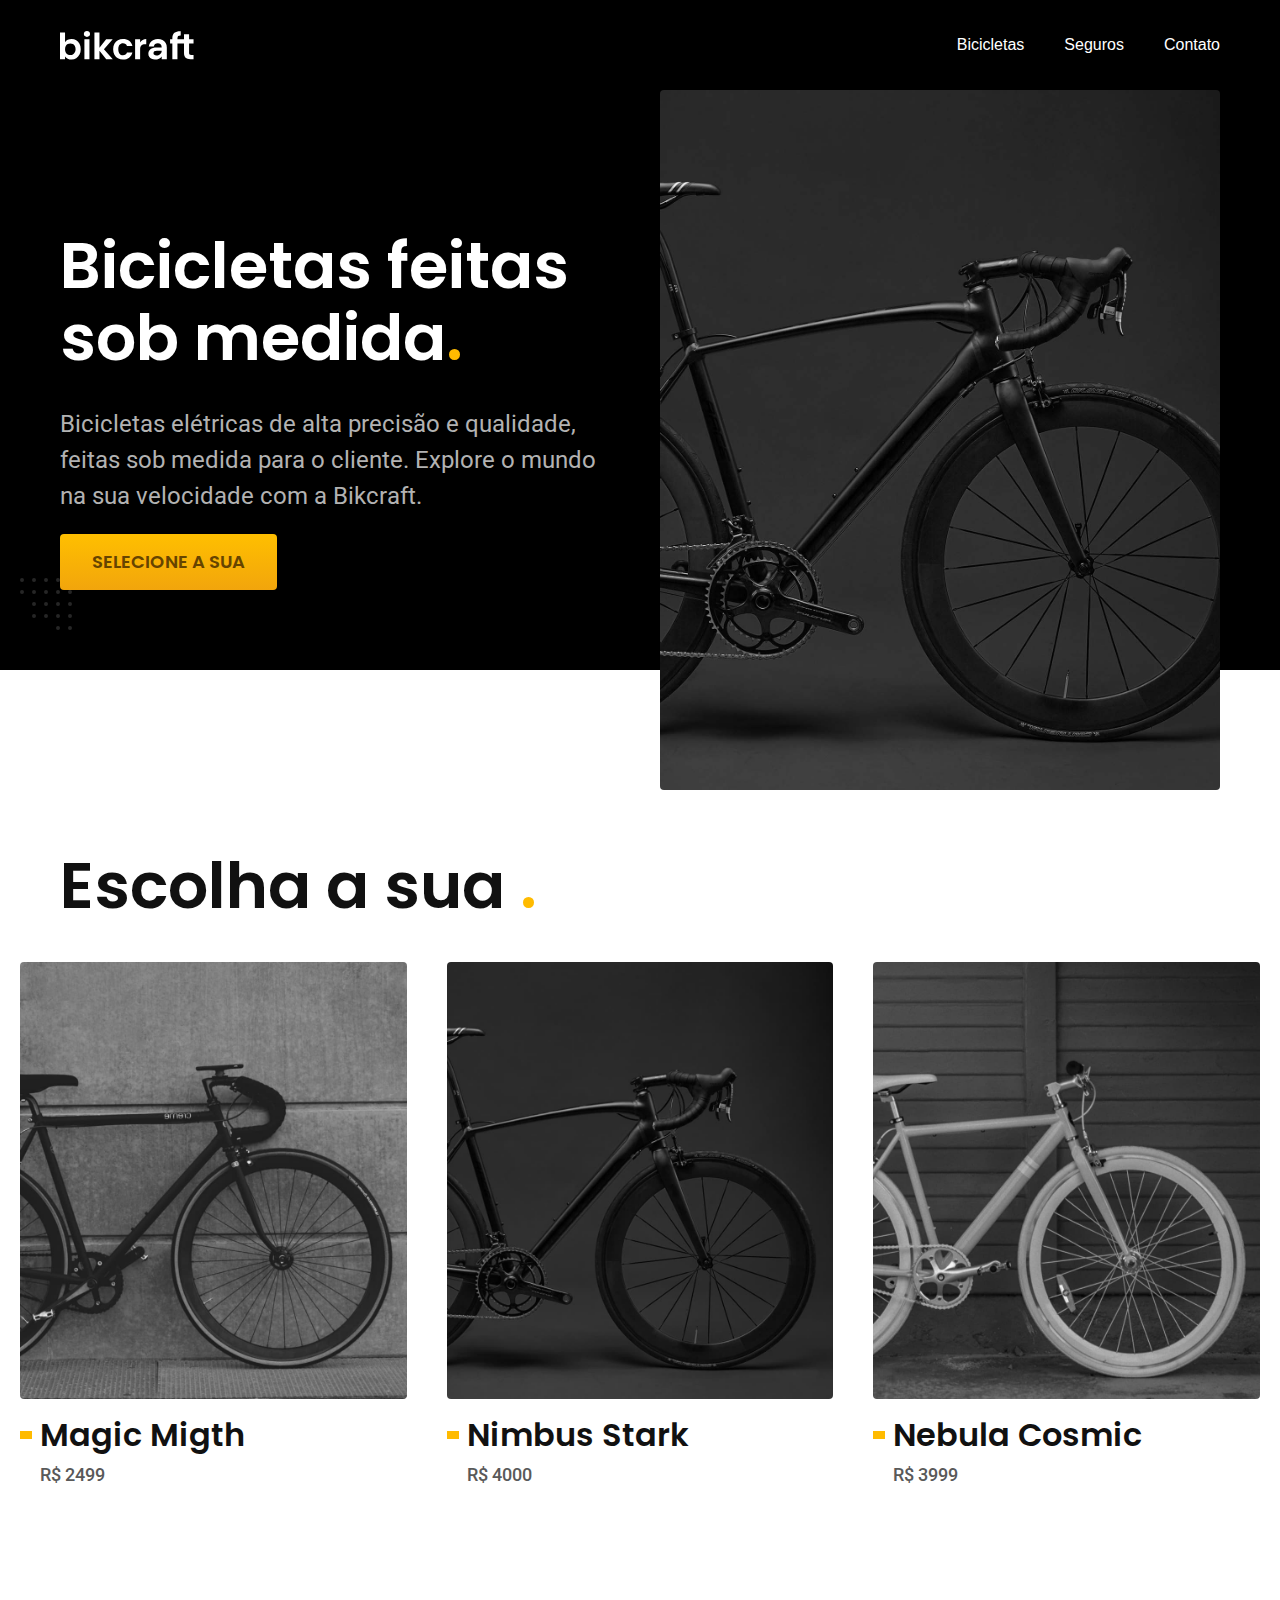
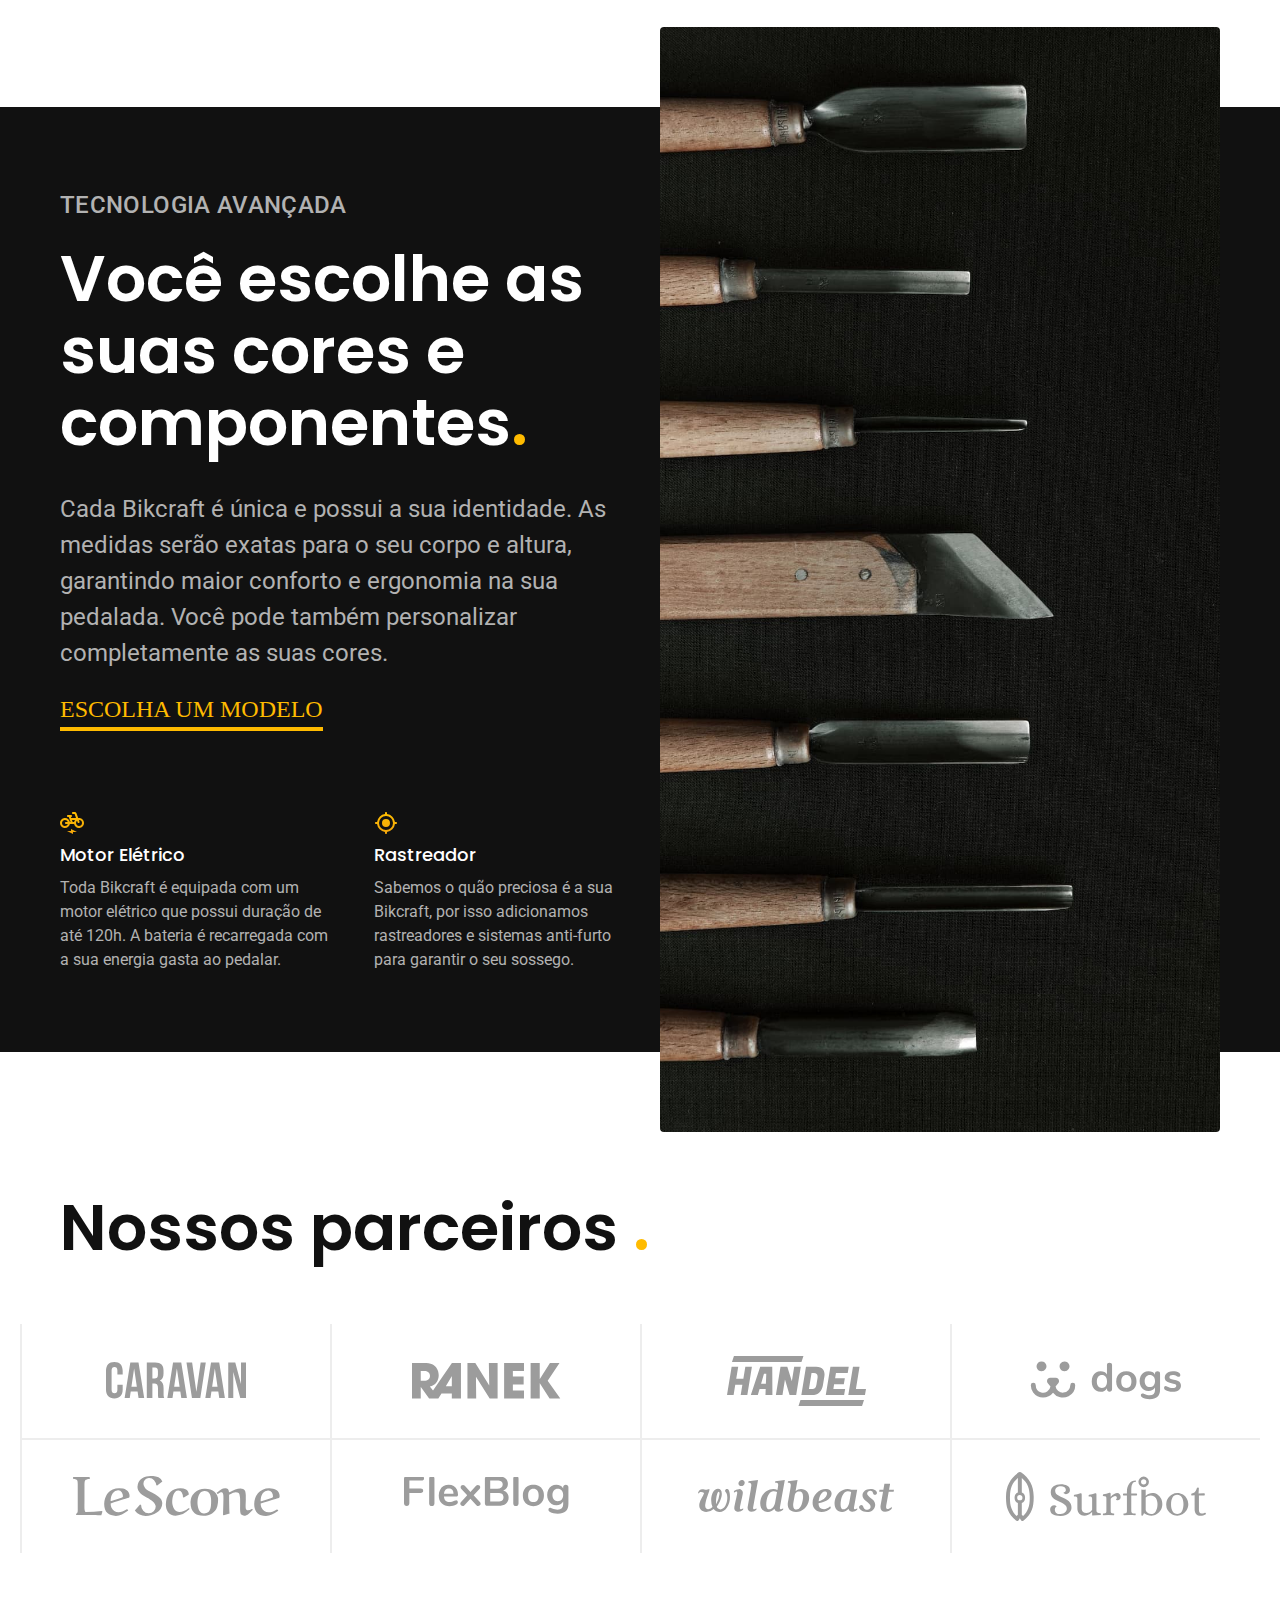
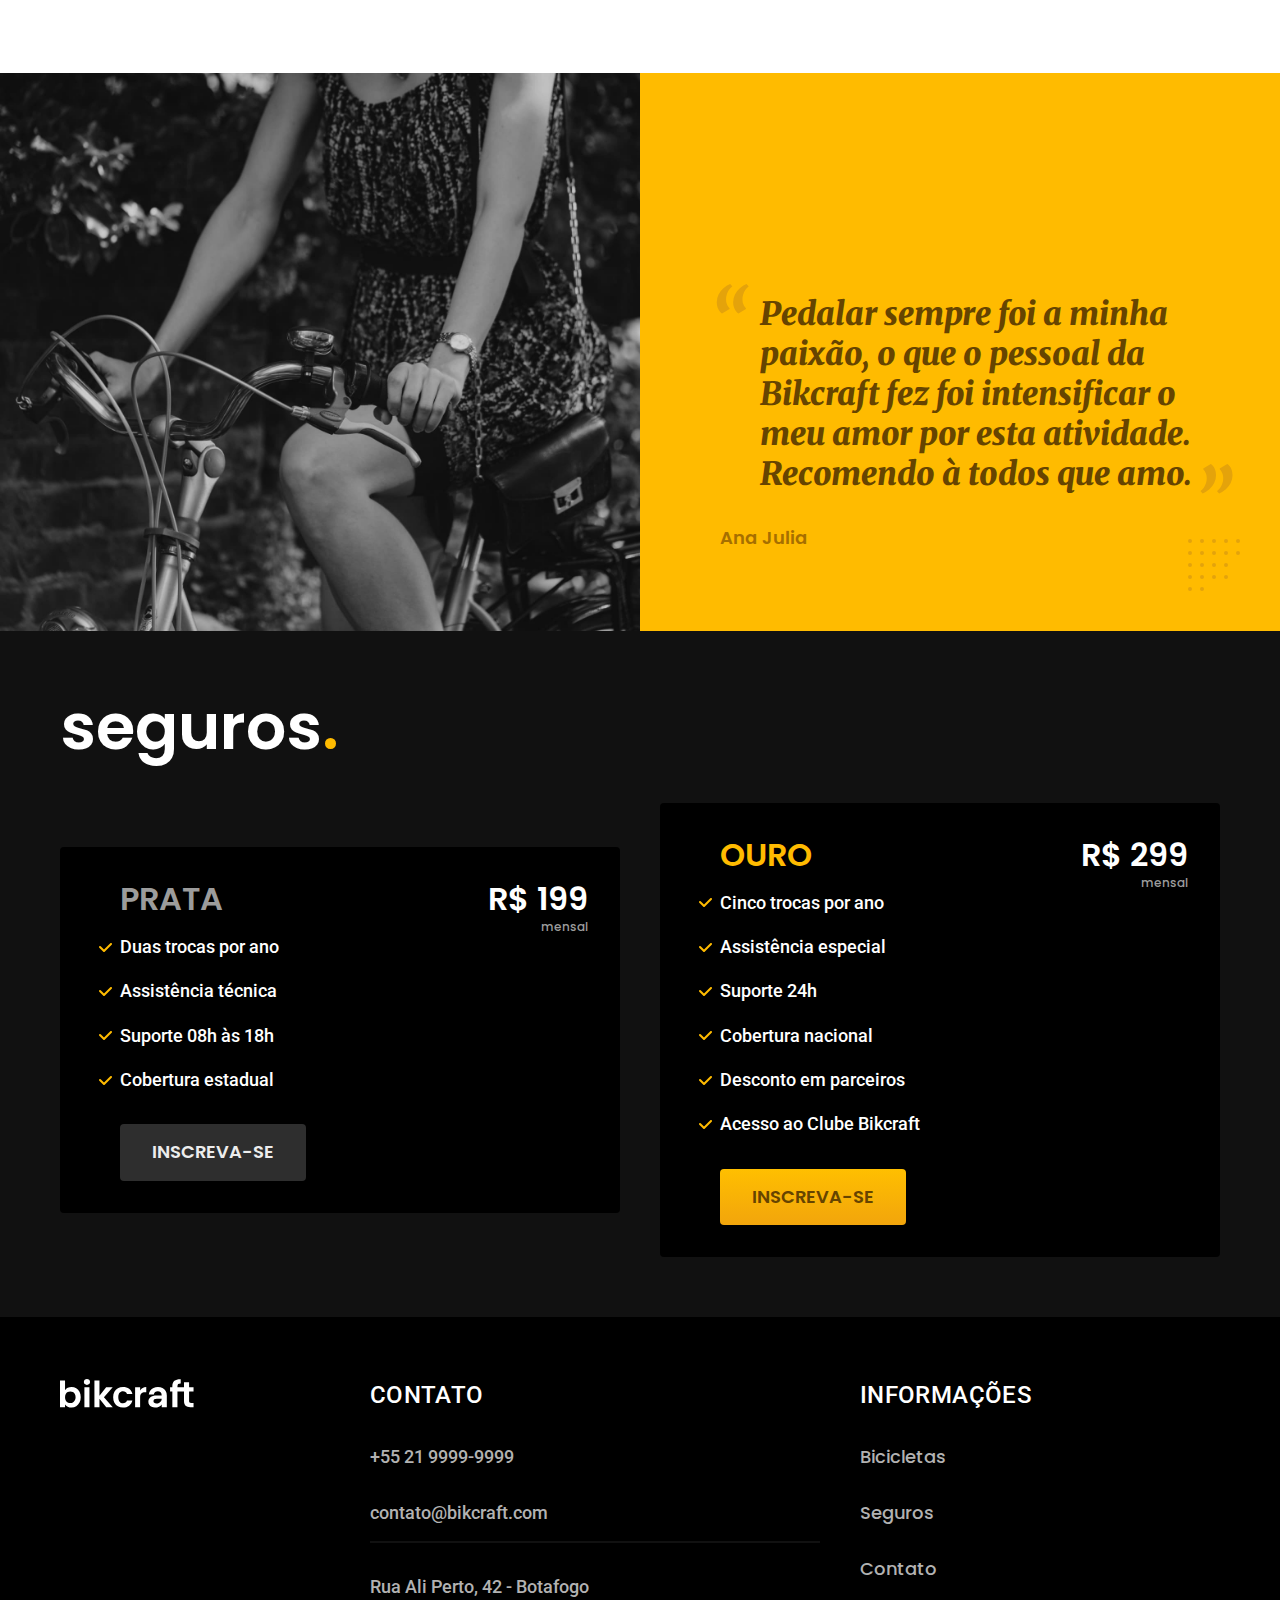
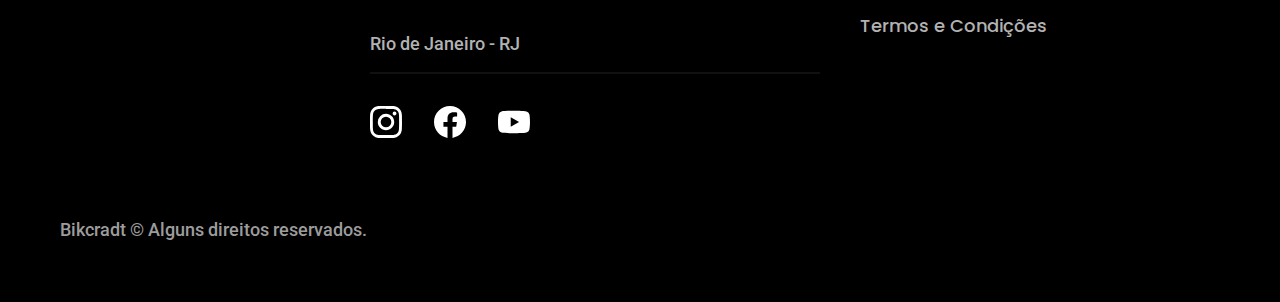
<file: index.html>
<!DOCTYPE html>
<html lang="pt-br">

<head>
  <meta charset="UTF-8">
  <meta name="viewport" content="width=device-width, initial-scale=1.0">

  <title>Bikcraft - Bicicletas Elétricas</title>
  <meta name="description" content="Bicicletas elétricas de alta precisão e qualidade,  feitas sob medida para o cliente. Explore o mundo na sua velocidade com a Bikcraft.">

 
  <link rel="preload" href="./css/style.css" as="style">
  <link rel="stylesheet" href="./css/style.css">

  <link rel="preconnect" href="https://fonts.googleapis.com">
  <link rel="preconnect" href="https://fonts.gstatic.com" crossorigin>
  <link href="https://fonts.googleapis.com/css2?family=Merriweather:ital,wght@1,900&family=Poppins:wght@400;600&family=Roboto:wght@400;500&display=swap" rel="stylesheet">
</head>

<body>

  <header class="header-bg"> 
    <div class="header container">

      <a href="index.html">
        <img src="./img/bikcraft.svg" alt="Bikcraft">
      </a>
      
      <nav aria-label="primaria">
        <ul class="header-menu cor-0">
          <li><a href="./bicicletas.html">Bicicletas</a></li>
          <li><a href="./seguros.html">Seguros</a></li>
          <li><a href="./contato.html">Contato</a></li>
        </ul>
      </nav>

    </div>
  </header>

  <main class="introducao-bg">
    <div class="introducao container">
      <div class="introducao-conteudo">
        <h1 class="font-1-xxl cor-0">Bicicletas feitas sob medida<span class="cor-p1">.</span></h1>
        <p class="font-2-l cor-5">Bicicletas elétricas de alta precisão e qualidade,  feitas sob medida para o cliente. Explore o mundo na sua velocidade com a Bikcraft.</p>
        <a class="botao" href="./bicicletas.html">Selecione a sua</a>
      </div>
      <picture>
        
        <img src="./img/fotos/introducao.jpg" alt="Bicicleta elétrica preta">
      </picture>
    </div>
  </main>

  <article class="bicicletas-lista">
    <h2 class="container font-1-xxl">Escolha a sua <span class="cor-p1">.</span></h2>

    <ul>
      <li>
        <a href="./bicicletas/magic.html">
          <img src="./img/bicicletas/magic-home.jpg" alt="Bicicleta preta">
          <h3 class="font-1-xl">Magic Migth</h3>
          <span class="font-2-m cor-8">R$ 2499</span>
        </a>
      </li>
      <li>
        <a href="./bicicletas/nimbus.html">
          <img src="./img/bicicletas/nimbus-home.jpg" alt="Bicicleta preta">
          <h3 class="font-1-xl">Nimbus Stark</h3>
          <span class="font-2-m cor-8">R$ 4000</span>
        </a>
      </li>
      <li>
        <a href="./bicicletas/nebula.html">
          <img src="./img/bicicletas/nebula-home.jpg" alt="Bicicleta preta">
          <h3 class="font-1-xl">Nebula Cosmic</h3>
          <span class="font-2-m cor-8">R$ 3999</span>
        </a>
      </li>
    </ul>
  </article>

  <article class="tecnologia-bg">
    <div class="tecnologia container">
      <div class="tecnologia-conteudo">
        <span class="font-2-l-b cor-5">Tecnologia Avançada</span>
        <h2 class="font-1-xxl cor-0">Você escolhe as suas cores e componentes<span class="cor-p1">.</span></h2>
        <p class="font-2-l cor-5">Cada Bikcraft é única e possui a sua identidade. As medidas serão exatas para o seu corpo e altura, garantindo maior conforto e ergonomia na sua pedalada. Você pode também personalizar completamente as suas cores.</p>
        <a class="link" href="./bicicletas.html">Escolha um modelo</a>
        <div class="tecnologia-vantagens">
          <div>
            <img src="./img/icones/eletrica.svg" alt="">
            <h3 class="font-1-m cor-0">Motor Elétrico</h3>
            <p class="font-2-s cor-5">Toda Bikcraft é equipada com um motor elétrico que possui duração de até 120h. A bateria é recarregada com a sua energia gasta ao pedalar.</p>
          </div>
          <div>
            <img src="./img/icones/rastreador.svg" alt="">
            <h3 class="font-1-m cor-0">Rastreador</h3>
            <p class="font-2-s cor-5">Sabemos o quão preciosa é a sua Bikcraft, por isso adicionamos rastreadores e sistemas anti-furto para garantir o seu sossego.</p>
          </div>
        </div>
      </div>
      <div class="tecnologia-imagem">
        <img src="./img/fotos/tecnologia.jpg" alt="">
      </div>
    </div>
  </article>

  <section class="parceiros" aria-label="Nossos Parceiros">
    <h2 class="container font-1-xxl">Nossos parceiros <span class="cor-p1">.</span></h2>
    
    <ul>
      <li><img src="./img/parceiros/caravan.svg" alt="caravan"></li>
      <li><img src="./img/parceiros/ranek.svg" alt="ranek"></li>
      <li><img src="./img/parceiros/handel.svg" alt="handel"></li>
      <li><img src="./img/parceiros/dogs.svg" alt="dogs"></li>
      <li><img src="./img/parceiros/lescone.svg" alt="lescone"></li>
      <li><img src="./img/parceiros/flexblog.svg" alt="flexblog"></li>
      <li><img src="./img/parceiros/wildbeast.svg" alt="wildbeast"></li>
      <li><img src="./img/parceiros/surfbot.svg" alt="surfbot"></li>
    </ul>
  </section>

  <section class="depoimento" aria-label="Depoimento">

    <div>
      <img src="./img/fotos/depoimento.jpg" alt="Pessoa pedalando uma bicicleta Bikcraft">
    </div>
    <div class="depoimento-conteudo">
      <blockquote class="font-1-xl cor-p5">
        <p>Pedalar sempre foi a minha paixão, o que o pessoal da Bikcraft fez foi intensificar o meu amor por esta atividade. Recomendo à todos que amo.</p>
      </blockquote>
      <span class="font-1-m-b cor-p4">Ana Julia</span>

    </div>
    

  </section>

  <article class="seguros-bg">
    <div class="seguros container">
      <h2 class="font-1-xxl cor-0">seguros<span class="cor-p1">.</span></h2>
      <div class="seguros-item">
        <h3 class="font-1-xl cor-6">PRATA</h3>
        <span class="font-1-xl cor-0">R$ 199 <span class="font-1-xs cor-6">mensal</span></span>
        <ul class="font-2-m cor-0">
          <li>Duas trocas por ano</li>
          <li>Assistência técnica</li>
          <li>Suporte 08h às 18h</li>
          <li>Cobertura estadual</li>
        </ul>
        <a class="botao secundario" href="orcamento.html">Inscreva-se</a>
      </div>

      <div class="seguros-item">
        <h3 class="font-1-xl cor-p1">OURO</h3>
        <span class="font-1-xl cor-0">R$ 299 <span class="font-1-xs cor-6">mensal</span></span>
        <ul class="font-2-m cor-0">
          <li>Cinco trocas por ano</li>
          <li>Assistência especial</li>
          <li>Suporte 24h</li>
          <li>Cobertura nacional</li>
          <li>Desconto em parceiros</li>
          <li>Acesso ao Clube Bikcraft</li>
        </ul>
        <a class="botao" href="orcamento.html">Inscreva-se</a>
      </div>
    </div>
  </article>

  <footer class="footer-bg">
    <div class="footer container">
      <img src="./img/bikcraft.svg" alt="Bickradt">
      <div class="footer-contato">
        <h3 class="font-2-l-b cor-0">Contato</h3>
        <ul class="font-2-m cor-5">
          <li><a href="tel:552199999999">+55 21 9999-9999</a></li>
          <li><a href="mailto:contato@bikcraft.com ">contato@bikcraft.com</a></li>
          <li>Rua Ali Perto, 42 - Botafogo</li>
          <li>Rio de Janeiro - RJ</li>
        </ul>
        <div class="footer-redes">
          <a href="">
            <img src="./img/redes/instagram.svg" alt="instagram">
          </a>
          <a href="">
            <img src="./img/redes/facebook.svg" alt="Facebook">
          </a>
          <a href="">
            <img src="./img/redes/youtube.svg" alt="Youtube">
          </a>
          

        </div>
        
      </div>
      <div class="footer-informacoes">
        <h3 class="font-2-l-b cor-0">Informações</h3>
        <nav>
          <ul class="font-1-m cor-5">
            <li><a href="./bicicletas.html">Bicicletas</a></li>
            <li><a href="./seguros.html">Seguros</a></li>
            <li><a href="./contato.html">Contato</a></li>
            <li><a href="./termos.html">Termos e Condições</a></li>
          </ul>
        </nav>

      </div>
      <p class="footer-copy font-2-m cor-6">Bikcradt © Alguns direitos reservados.</p>
    </div>

  </footer>
 <script src="./js/script.js"></script> 
</body>

</html>
</file>
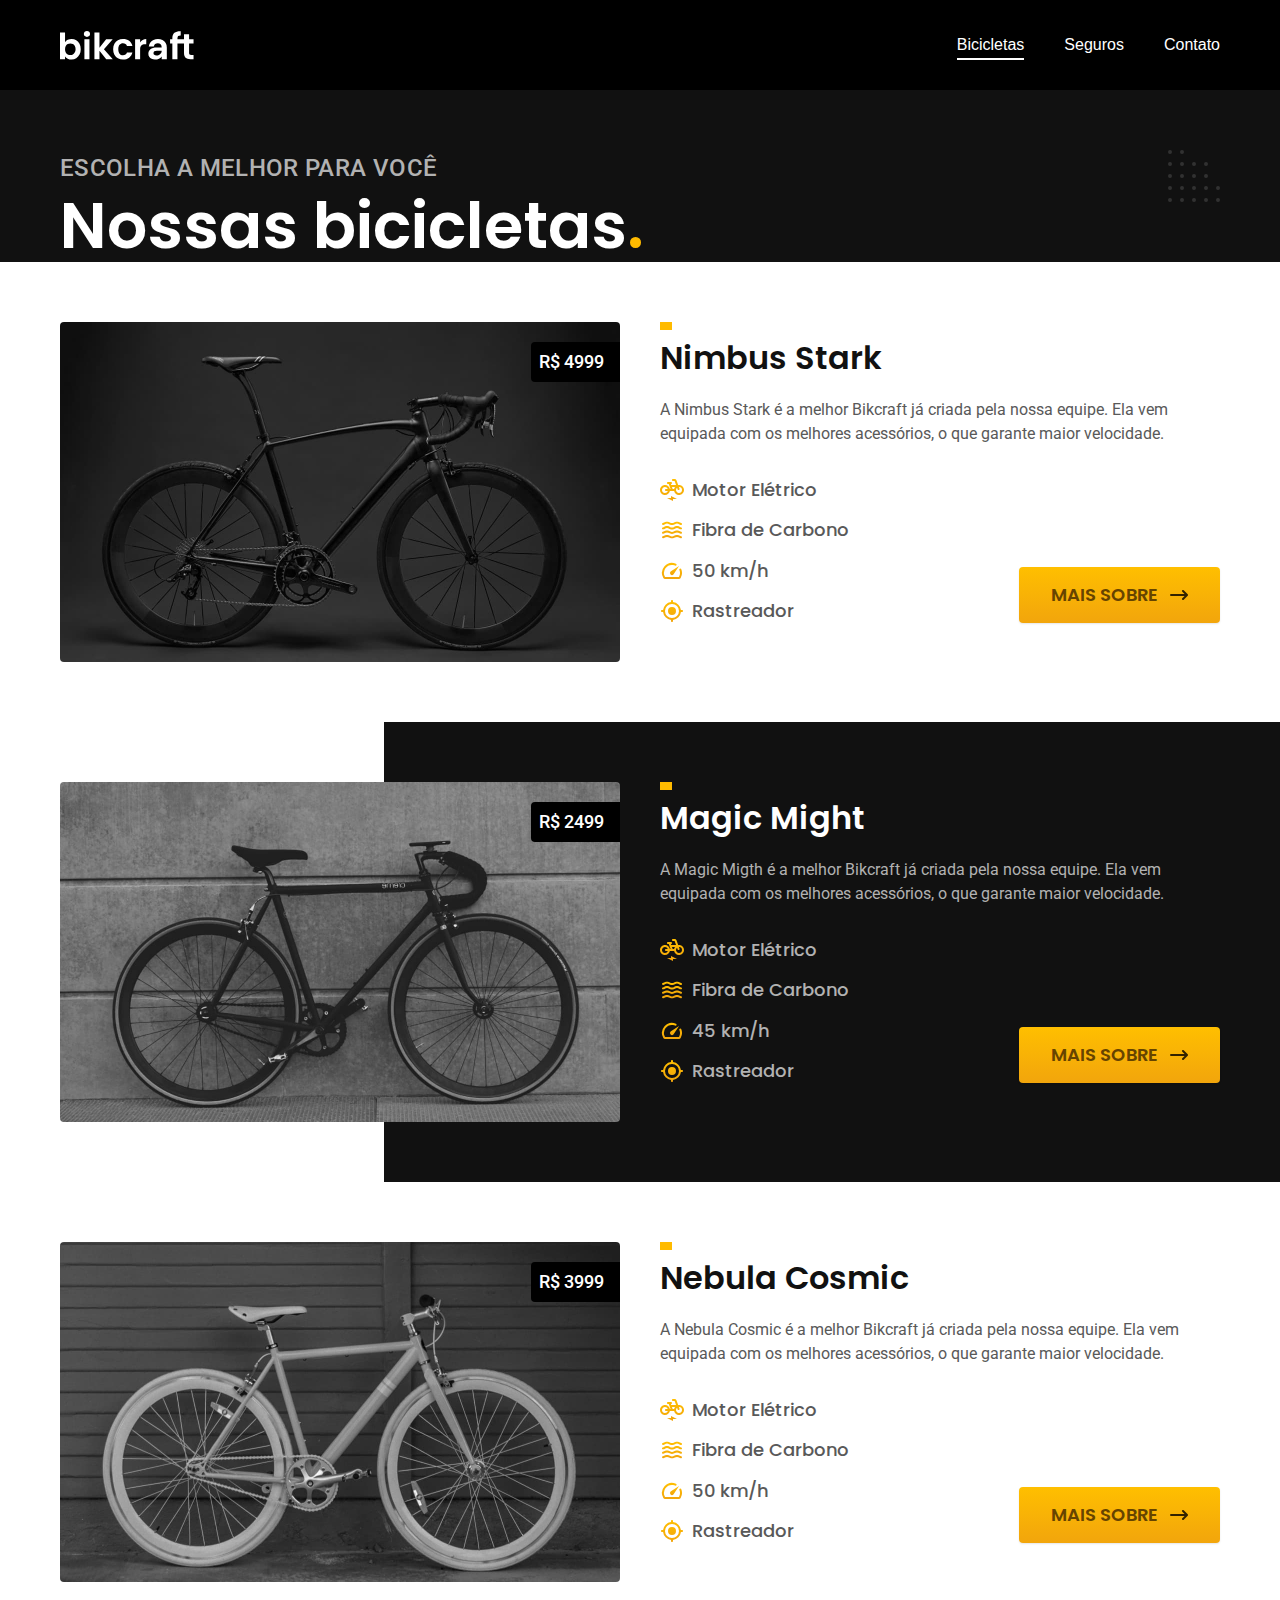
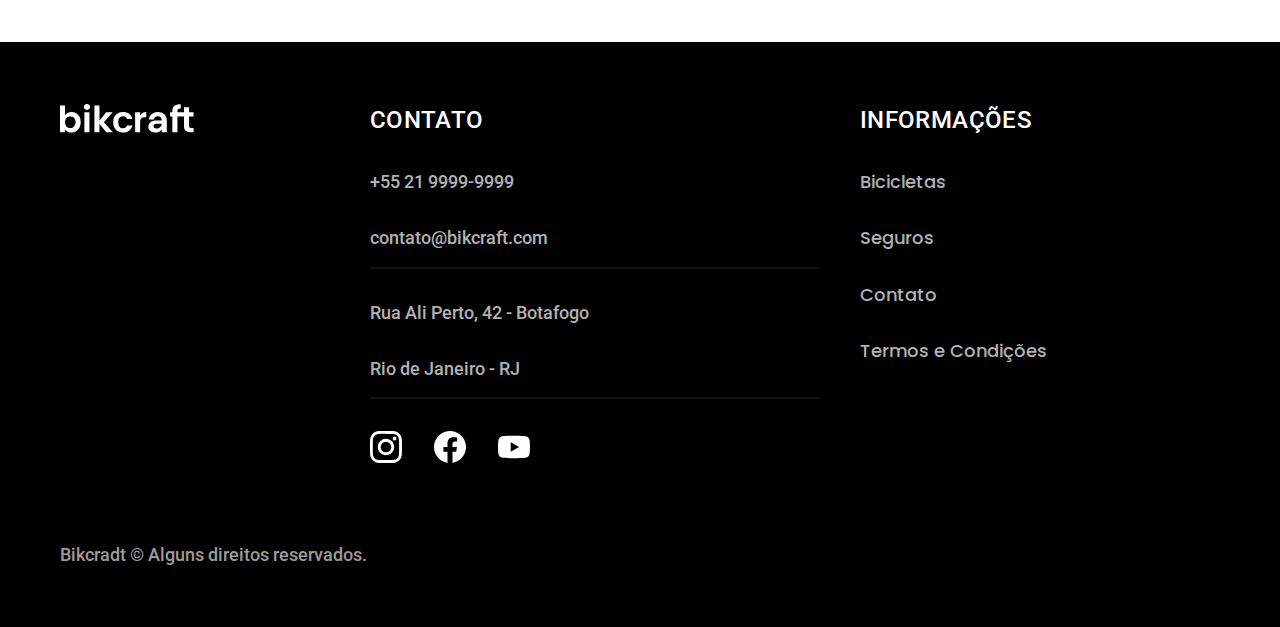
<file: bicicletas.html>
<!DOCTYPE html>
<html lang="pt-br">

<head>
  <meta charset="UTF-8">
  <meta name="viewport" content="width=device-width, initial-scale=1.0">

  <title>Bicicletas | Bikcraft</title>
  <meta name="description" content="Bicicletas.">

  
  <link rel="preload" href="./css/style.css" as="style">
  <link rel="stylesheet" href="./css/style.css">

  <link rel="preconnect" href="https://fonts.googleapis.com">
  <link rel="preconnect" href="https://fonts.gstatic.com" crossorigin>
  <link href="https://fonts.googleapis.com/css2?family=Merriweather:ital,wght@1,900&family=Poppins:wght@400;600&family=Roboto:wght@400;500&display=swap" rel="stylesheet">
</head>

<body id="bicicletas">

  <header class="header-bg"> 
    <div class="header container">

      <a href="index.html">
        <img src="./img/bikcraft.svg" alt="Bikcraft">
      </a>
      
      <nav aria-label="primaria">
        <ul class="header-menu cor-0">
          <li><a href="./bicicletas.html">Bicicletas</a></li>
          <li><a href="./seguros.html">Seguros</a></li>
          <li><a href="./contato.html">Contato</a></li>
        </ul>
      </nav>

    </div>
  </header>

  <main>
    <div class="titulo-bg">
        <div class="titulo container">
            <p class="font-2-l-b cor-5">Escolha a melhor para você</p>
            <h1 class="font-1-xxl cor-0">Nossas bicicletas<span class="cor-p1">.</span></h1>
        </div>
    </div>

    <div class="bicicletas-bg">
      <div class="bicicletas container">
        <div class="bicicletas-imagem">
          <img src="./img/bicicletas/nimbus.jpg" alt="Bicicleta preta">
          <span class="font-2-m cor-0">R$ 4999</span>
        </div>
        <div class="bicicletas-conteudo">
          <h2 class="font-1-xl">Nimbus Stark</h2>
          <p class="font-2-s cor-8">A Nimbus Stark é a melhor Bikcraft já criada pela nossa equipe. Ela vem equipada com os melhores acessórios, o que garante maior velocidade.</p>
          <ul class="font-1-m cor-8">
            <li>
              <img src="./img/icones/eletrica.svg" alt="">
              Motor Elétrico
            </li>
            <li>
              <img src="./img/icones/carbono.svg" alt="">
              Fibra de Carbono
            </li>
            <li>
              <img src="./img/icones/velocidade.svg" alt="">
              50 km/h
            </li>
            <li>
              <img src="./img/icones/rastreador.svg" alt="">
              Rastreador
            </li>

            
          </ul>

          <a class="botao seta" href="./bicicletas/nimbus.html">Mais Sobre</a>
        </div>
      </div>
    </div>

    <div class="bicicletas-bg">
      <div class="bicicletas container">
        <div class="bicicletas-imagem">
          <img src="./img/bicicletas/magic.jpg" alt="Bicicleta preta">
          <span class="font-2-m cor-0">R$ 2499</span>
        </div>
        <div class="bicicletas-conteudo">
          <h2 class="font-1-xl cor-0">Magic Might</h2>
          <p class="font-2-s cor-5">A Magic Migth é a melhor Bikcraft já criada pela nossa equipe. Ela vem equipada com os melhores acessórios, o que garante maior velocidade.</p>
          <ul class="font-1-m cor-5">
            <li>
              <img src="./img/icones/eletrica.svg" alt="">
              Motor Elétrico
            </li>
            <li>
              <img src="./img/icones/carbono.svg" alt="">
              Fibra de Carbono
            </li>
            <li>
              <img src="./img/icones/velocidade.svg" alt="">
              45 km/h
            </li>
            <li>
              <img src="./img/icones/rastreador.svg" alt="">
              Rastreador
            </li>

            
          </ul>
          <a class="botao seta" href="./bicicletas/magic.html">Mais Sobre</a>
        </div>
      </div>
    </div>

    <div class="bicicletas-bg">
      <div class="bicicletas container">
        <div class="bicicletas-imagem">
          <img src="./img/bicicletas/nebula.jpg" alt="Bicicleta preta">
          <span class="font-2-m cor-0">R$ 3999</span>
        </div>
        <div class="bicicletas-conteudo">
          <h2 class="font-1-xl">Nebula Cosmic</h2>
          <p class="font-2-s cor-8">A Nebula Cosmic é a melhor Bikcraft já criada pela nossa equipe. Ela vem equipada com os melhores acessórios, o que garante maior velocidade.</p>
          <ul class="font-1-m cor-8">
            <li>
              <img src="./img/icones/eletrica.svg" alt="">
              Motor Elétrico
            </li>
            <li>
              <img src="./img/icones/carbono.svg" alt="">
              Fibra de Carbono
            </li>
            <li>
              <img src="./img/icones/velocidade.svg" alt="">
              50 km/h
            </li>
            <li>
              <img src="./img/icones/rastreador.svg" alt="">
              Rastreador
            </li>

            
          </ul>

          <a class="botao seta" href="./bicicletas/nebula.html">Mais Sobre</a>
        </div>
      </div>
    </div>
      
  </main>

  <footer class="footer-bg">
    <div class="footer container">
      <img src="./img/bikcraft.svg" alt="Bickradt">
      <div class="footer-contato">
        <h3 class="font-2-l-b cor-0">Contato</h3>
        <ul class="font-2-m cor-5">
          <li><a href="tel:552199999999">+55 21 9999-9999</a></li>
          <li><a href="mailto:contato@bikcraft.com ">contato@bikcraft.com</a></li>
          <li>Rua Ali Perto, 42 - Botafogo</li>
          <li>Rio de Janeiro - RJ</li>
        </ul>
        <div class="footer-redes">
          <a href="">
            <img src="./img/redes/instagram.svg" alt="instagram">
          </a>
          <a href="">
            <img src="./img/redes/facebook.svg" alt="Facebook">
          </a>
          <a href="">
            <img src="./img/redes/youtube.svg" alt="Youtube">
          </a>
          

        </div>
        
      </div>
      <div class="footer-informacoes">
        <h3 class="font-2-l-b cor-0">Informações</h3>
        <nav>
          <ul class="font-1-m cor-5">
            <li><a href="./bicicletas.html">Bicicletas</a></li>
            <li><a href="./seguros.html">Seguros</a></li>
            <li><a href="./contato.html">Contato</a></li>
            <li><a href="./termos.html">Termos e Condições</a></li>
          </ul>

         
        </nav>

      </div>
      <p class="footer-copy font-2-m cor-6">Bikcradt © Alguns direitos reservados.</p>
    </div>

  </footer>
<script src="./js/script.js"></script> 
</body>

</html>
</file>
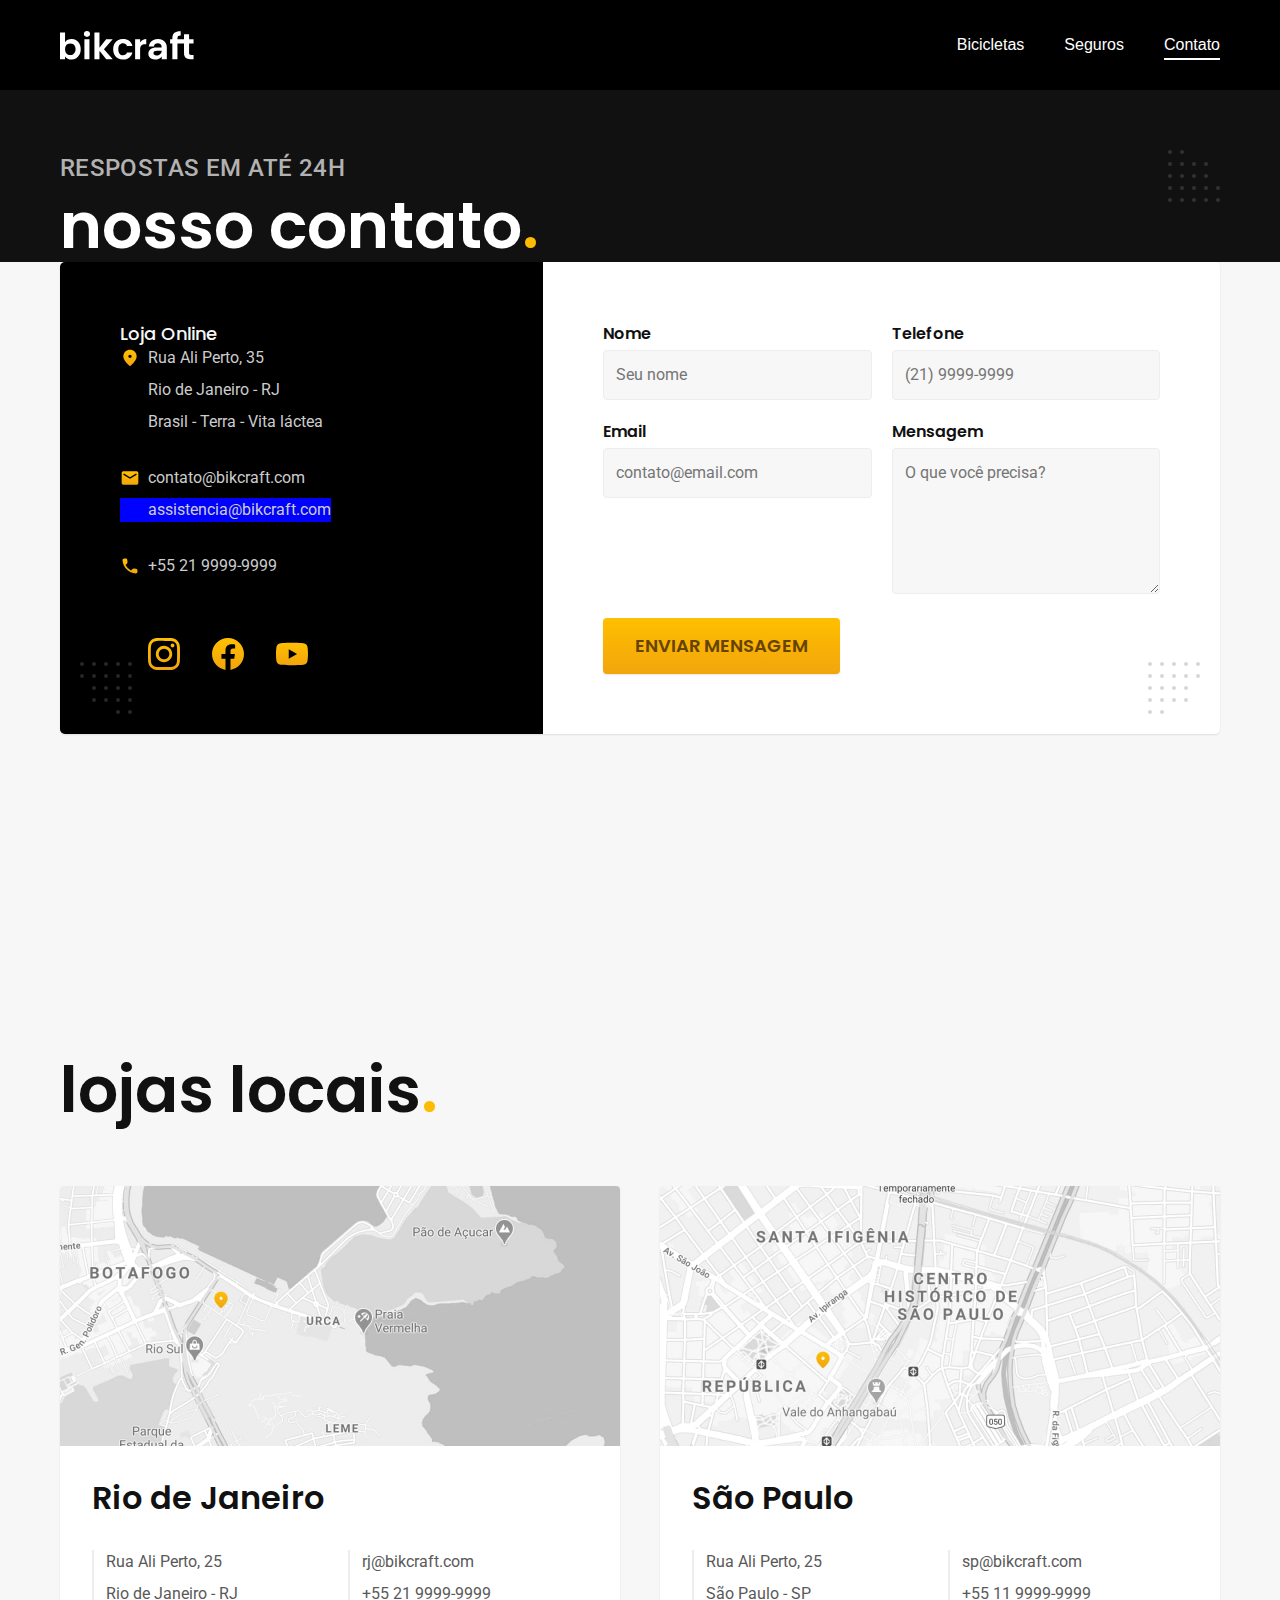
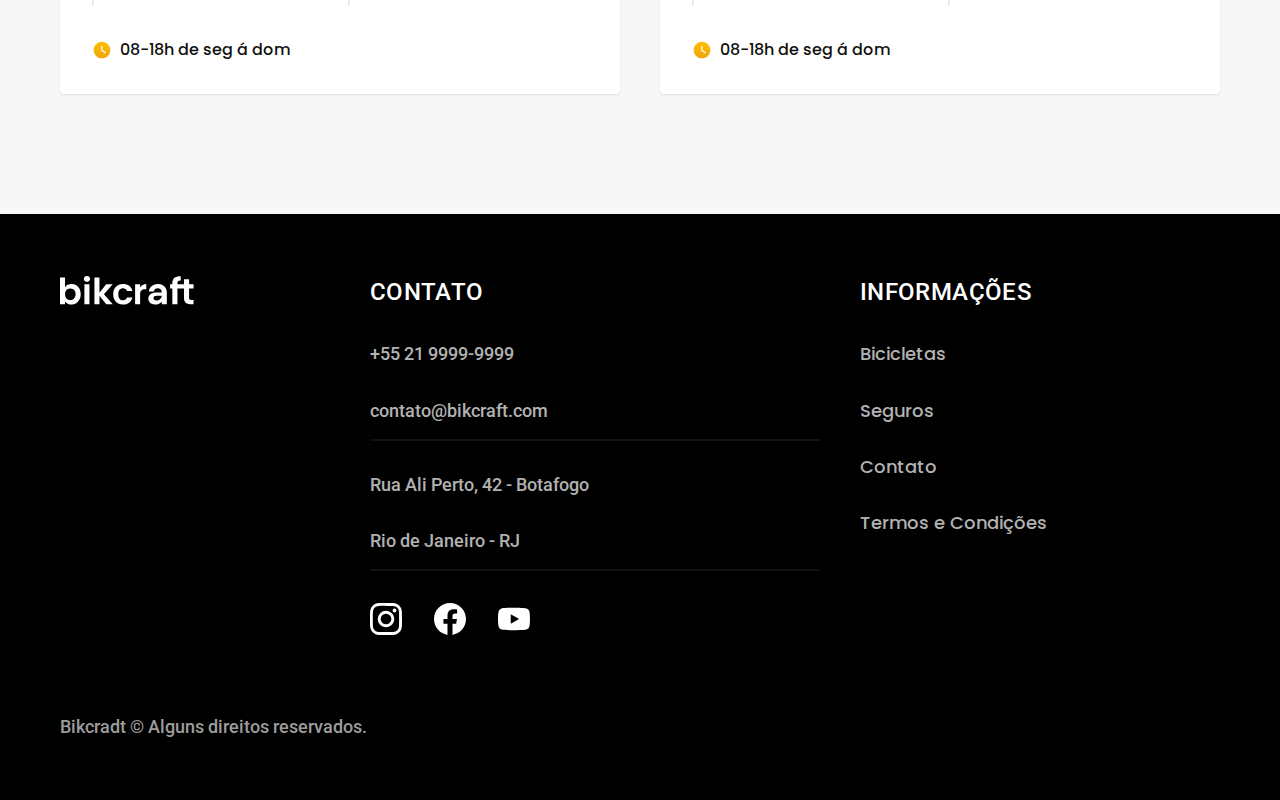
<file: contato.html>
<!DOCTYPE html>
<html lang="pt-br">

<head>
  <meta charset="UTF-8">
  <meta name="viewport" content="width=device-width, initial-scale=1.0">

  <title>Contato | Bikcraft</title>
  <meta name="description" content="Contato">

  
  <link rel="preload" href="./css/style.css" as="style">
  <link rel="stylesheet" href="./css/style.css">

  <link rel="preconnect" href="https://fonts.googleapis.com">
  <link rel="preconnect" href="https://fonts.gstatic.com" crossorigin>
  <link href="https://fonts.googleapis.com/css2?family=Merriweather:ital,wght@1,900&family=Poppins:wght@400;600&family=Roboto:wght@400;500&display=swap" rel="stylesheet">
</head>

<body id="contato">

  <header class="header-bg"> 
    <div class="header container">

      <a href="index.html">
        <img src="./img/bikcraft.svg" alt="Bikcraft">
      </a>
      
      <nav aria-label="primaria">
        <ul class="header-menu cor-0">
          <li><a href="./bicicletas.html">Bicicletas</a></li>
          <li><a href="./seguros.html">Seguros</a></li>
          <li><a href="./contato.html">Contato</a></li>
        </ul>
      </nav>

    </div>
  </header>

  <main>
    <div class="titulo-bg">
        <div class="titulo container">
            <p class="font-2-l-b cor-5">Respostas em até 24h</p>
            <h1 class="font-1-xxl cor-0">nosso contato<span class="cor-p1">.</span></h1>
        </div>

    </div>

    <div class="contato container">
      <section class="contato-dados" aria-label="Endereço">
        <h2 class="font-1-m cor-1">Loja Online</h2>
        <div class="contato-endereco font-2-s cor-4">
          <p>Rua Ali Perto, 35</p>
          <p>Rio de Janeiro - RJ</p>
          <p>Brasil - Terra - Vita láctea</p>
        </div>

        <address class="contato-meios font-2-s cor-4">
          <a href="mailto:contato@bikcraft.com">contato@bikcraft.com</a>
          <a href="mailto:assistencia@bikcraft.com">assistencia@bikcraft.com</a>
          <a href="tel:+552199999999">+55 21 9999-9999</a>
        </address>
        <div class="contato-redes">
          <a href="">
            <img src="./img/redes/instagram-p.svg" alt="instagram">
          </a>
          <a href="">
            <img src="./img/redes/facebook-p.svg" alt="Facebook">
          </a>
          <a href="">
            <img src="./img/redes/youtube-p.svg" alt="Youtube">
          </a>

        </div>
        

      </section>
      <section class="contato-formulario" aria-label="formulario">
        <form class="form" action="./contato.html">
          <div>
            <label for="nome">Nome</label>
            <input type="text" id="nome" name="nome" placeholder="Seu nome">
          </div>
          <div>
            <label for="telefone">Telefone</label>
            <input type="text" id="telefone" name="telefone" placeholder="(21) 9999-9999">
          </div>
          <div class="col-2">
            <label for="email">Email</label>
            <input type="email" id="email" name="email" placeholder="contato@email.com">
          </div>
          <div class="col-2">
            <label for="mensagem">Mensagem</label>
            <textarea rows="5" id="mensagem" name="mensagem" placeholder="O que você precisa?"></textarea>
          </div>
          
          <button class="botao col-2" >Enviar Mensagem</button>
        </form>

      </section>
        
    </div>
      
  </main>

  <article class="lojas container">
    <h2 class="font-1-xxl">lojas locais<span class="cor-p1">.</span></h2>
    <div class="lojas-item">
      <img src="./img/lojas/rj.jpg" alt="mapa marcando o endereço em Rua Ali Perto,25 - Rio de Janiero - RJ">

      <div class="lojas-conteudo">
        <h3 class="font-1-xl">Rio de Janeiro</h3>
        <div class="lojas-dados font-2-s cor-8">
          <p>Rua Ali Perto, 25</p>
          <p>Rio de Janeiro - RJ</p>
        </div>
        <div class="lojas-dados font-2-s cor-8">
          <a href="mailto:rj@bikcraft.com">rj@bikcraft.com</a>
          <a href="tel:+552199999999">+55 21 9999-9999</a>
        </div>
        <p class="lojas-tempo font-1-s"><img src="./img/icones/horario.svg" alt="">08-18h de seg á dom</p>
      </div>
    </div>

    <div class="lojas-item">
      <img src="./img/lojas/sp.jpg" alt="mapa marcando o endereço em Rua Ali Perto,25 - São Paulo - SP">
      
      
      <div class="lojas-conteudo">
        <h3 class="font-1-xl">São Paulo</h3>
        <div class="lojas-dados font-2-s cor-8">
          <p>Rua Ali Perto, 25</p>
          <p>São Paulo - SP</p>
        </div>
        <div class="lojas-dados font-2-s cor-8">
          <a href="mailto:sp@bikcraft.com">sp@bikcraft.com</a>
          <a href="tel:+551199999999">+55 11 9999-9999</a>
        </div>
        <p class="lojas-tempo font-1-s"><img src="./img/icones/horario.svg" alt="">08-18h de seg á dom</p>
      </div>
    </div>
  </article>


  <footer class="footer-bg">
    <div class="footer container">
      <img src="./img/bikcraft.svg" alt="Bickradt">
      <div class="footer-contato">
        <h3 class="font-2-l-b cor-0">Contato</h3>
        <ul class="font-2-m cor-5">
          <li><a href="tel:552199999999">+55 21 9999-9999</a></li>
          <li><a href="mailto:contato@bikcraft.com ">contato@bikcraft.com</a></li>
          <li>Rua Ali Perto, 42 - Botafogo</li>
          <li>Rio de Janeiro - RJ</li>
        </ul>
        <div class="footer-redes">
          <a href="">
            <img src="./img/redes/instagram.svg" alt="instagram">
          </a>
          <a href="">
            <img src="./img/redes/facebook.svg" alt="Facebook">
          </a>
          <a href="">
            <img src="./img/redes/youtube.svg" alt="Youtube">
          </a>
          

        </div>
        
      </div>
      <div class="footer-informacoes">
        <h3 class="font-2-l-b cor-0">Informações</h3>
        <nav>
          <ul class="font-1-m cor-5">
            <li><a href="./bicicletas.html">Bicicletas</a></li>
            <li><a href="./seguros.html">Seguros</a></li>
            <li><a href="./contato.html">Contato</a></li>
            <li><a href="./termos.html">Termos e Condições</a></li>
          </ul>
        </nav>

      </div>
      <p class="footer-copy font-2-m cor-6">Bikcradt © Alguns direitos reservados.</p>
    </div>

  </footer>
<script src="./js/script.js"></script> 
</body>

</html>
</file>
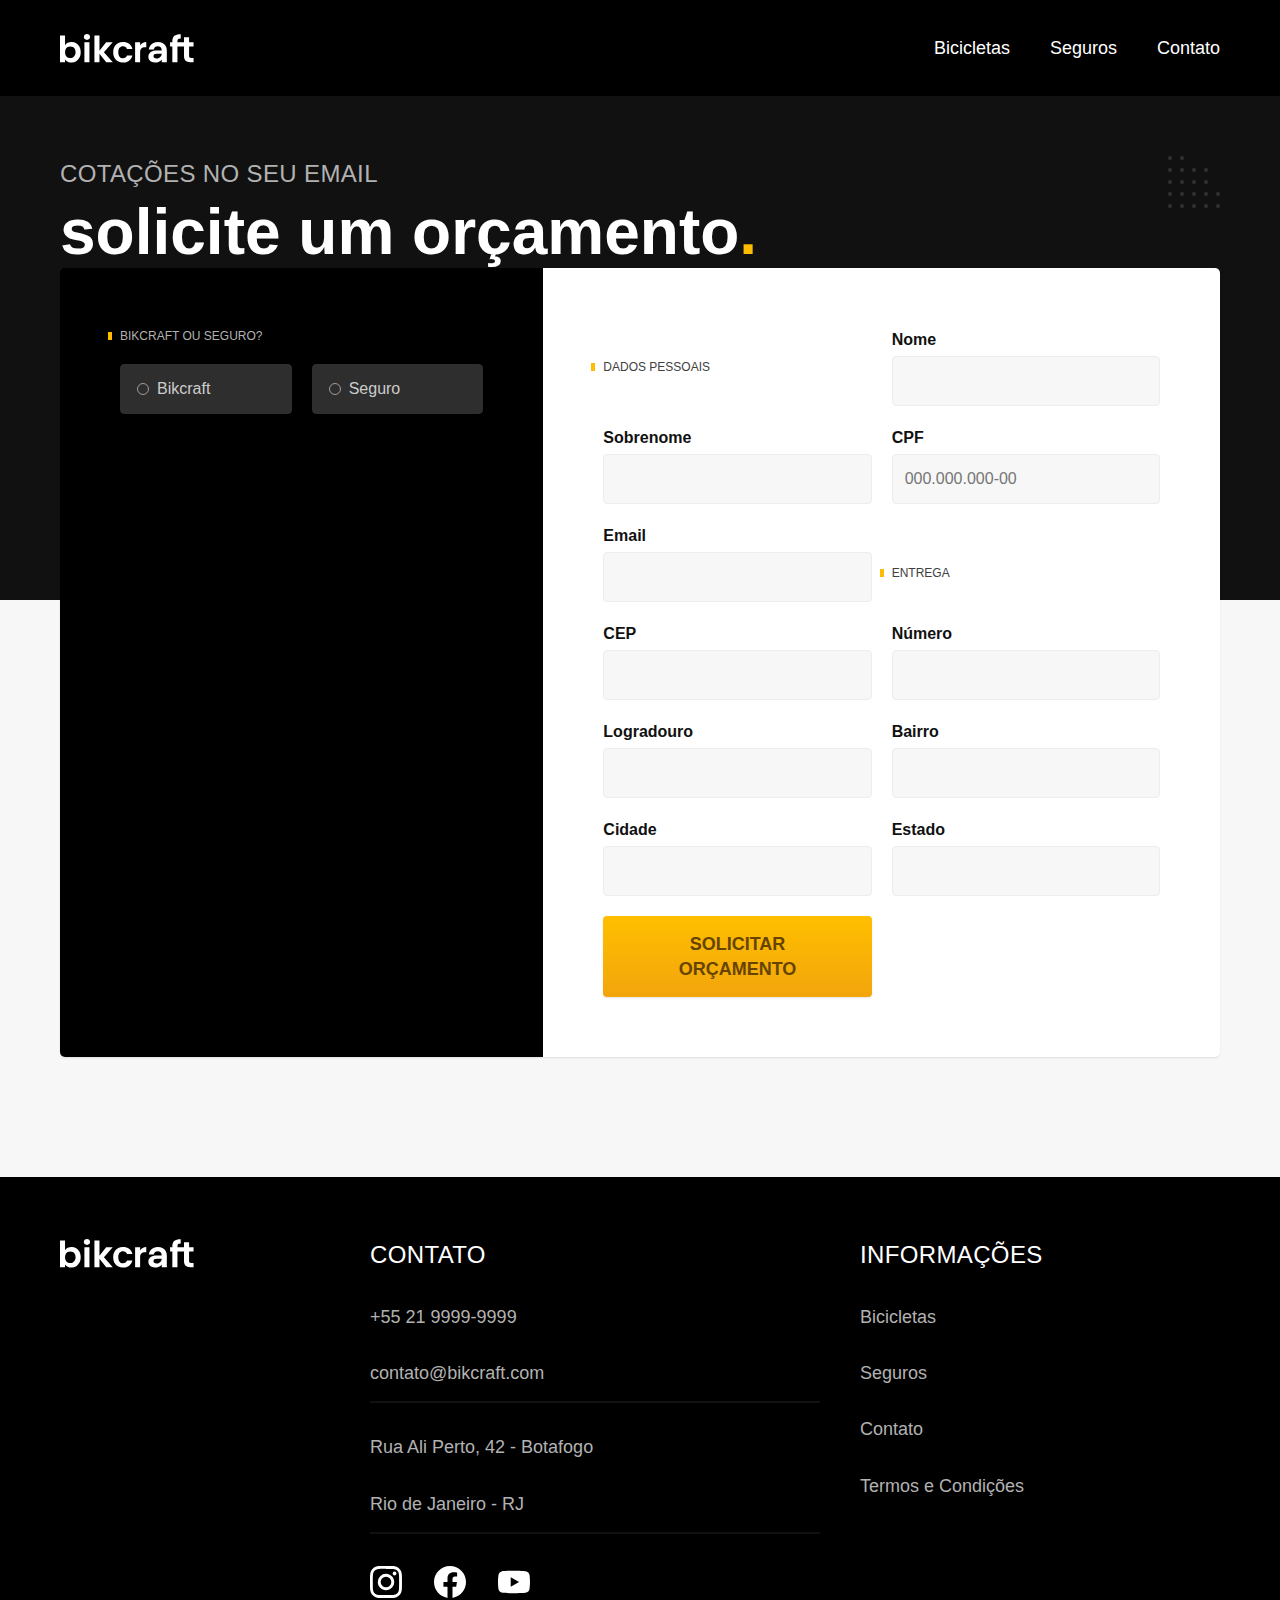
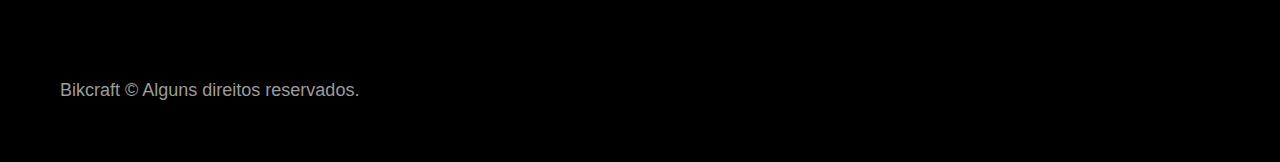
<file: orcamento.html>
<!DOCTYPE html>
<html lang="pt-br">

<head>
  <meta charset="UTF-8">
  <meta name="viewport" content="width=device-width, initial-scale=1.0">

  <title>Orçamento | Bikcraft</title>
  <meta name="description" content="Orçamento.">

  <link rel="preload" href="./css/style.css" as="style">
  <link rel="stylesheet" href="./css/style.css">
</head>

<body id="orcamento">
  <header class="header-bg">
    <div class="header container">
      <a href="./">
        <img src="./img/bikcraft.svg" alt="Bikcraft">
      </a>

      <nav aria-label="primaria">
        <ul class="header-menu font-1-m cor-0">
          <li><a href="./bicicletas.html">Bicicletas</a></li>
          <li><a href="./seguros.html">Seguros</a></li>
          <li><a href="./contato.html">Contato</a></li>
        </ul>
      </nav>
    </div>
  </header>

  <main>
    <div class="titulo-bg">
      <div class="titulo container">
        <p class="font-2-l-b cor-5">Cotações no seu email</p>
        <h1 class="font-1-xxl cor-0">solicite um orçamento<span class="cor-p1">.</span></h1>
      </div>
    </div>

    <form class="orcamento container" action="./orcamento.html">
      <div class="orcamento-produto">
        <h2 class="font-1-xs cor-5">Bikcraft ou Seguro?</h2>

        <input type="radio" name="tipo" value="bikcraft" id="bikcraft">
        <label for="bikcraft">Bikcraft</label>

        <input type="radio" name="tipo" value="seguro" id="seguro">
        <label for="seguro">Seguro</label>

        <div class="orcamento-conteudo" id="orcamento-bikcraft">
          <h2 class="font-1-xs cor-5">Escolha a sua</h2>

          <input type="radio" name="produto" value="nimbus" id="nimbus">
          <label for="nimbus">Nimbus Stark <span>R$ 4999</span></label>
          <div class="orcamento-detalhes">
            <ul class="font-1-xs cor-8">
              <li><img src="./img/icones/eletrica.svg" alt=""> Motor Elétrico</li>
              <li><img src="./img/icones/carbono.svg" alt=""> Fibra de Carbono</li>
              <li><img src="./img/icones/velocidade.svg" alt=""> 50 km/h</li>
              <li><img src="./img/icones/rastreador.svg" alt=""> Rastreador</li>
            </ul>
            <img src="./img/bicicletas/nimbus.jpg" alt="Bicicleta preta">
          </div>

          <input type="radio" name="produto" value="magic" id="magic">
          <label for="magic">Magic Might <span>R$ 2499</span></label>
          <div class="orcamento-detalhes">
            <ul class="font-1-xs cor-8">
              <li><img src="./img/icones/eletrica.svg" alt=""> Motor Elétrico</li>
              <li><img src="./img/icones/carbono.svg" alt=""> Fibra de Carbono</li>
              <li><img src="./img/icones/velocidade.svg" alt=""> 45 km/h</li>
              <li><img src="./img/icones/rastreador.svg" alt=""> Rastreador</li>
            </ul>
            <img src="./img/bicicletas/magic.jpg" alt="Bicicleta preta">
          </div>

          <input type="radio" name="produto" value="nebula" id="nebula">
          <label for="nebula">Nebula Cosmic <span>R$ 3999</span></label>
          <div class="orcamento-detalhes">
            <ul class="font-1-xs cor-8">
              <li><img src="./img/icones/eletrica.svg" alt=""> Motor Elétrico</li>
              <li><img src="./img/icones/carbono.svg" alt=""> Fibra de Carbono</li>
              <li><img src="./img/icones/velocidade.svg" alt=""> 40 km/h</li>
              <li><img src="./img/icones/rastreador.svg" alt=""> Rastreador</li>
            </ul>
            <img src="./img/bicicletas/nebula.jpg" alt="Bicicleta branca">
          </div>

        </div>

        <div class="orcamento-conteudo" id="orcamento-seguro">
          <h2 class="font-1-xs cor-5">Escolha o plano</h2>

          <input type="radio" name="produto" value="prata" id="prata">
          <label for="prata">Prata <span>R$ 199</span></label>

          <input type="radio" name="produto" value="ouro" id="ouro">
          <label for="ouro">Ouro <span>R$ 299</span></label>
        </div>
      </div>
      <div class="orcamento-dados form">
        <h2 class="font-1-xs cor-9 col-2">dados pessoais</h2>
        <div>
          <label for="nome">Nome</label>
          <input type="text" id="nome" name="nome">
        </div>
        <div>
          <label for="sobrenome">Sobrenome</label>
          <input type="text" id="sobrenome" name="sobrenome">
        </div>
        <div class="col-2">
          <label for="cpf">CPF</label>
          <input type="text" id="cpf" name="cpf" placeholder="000.000.000-00">
        </div>
        <div class="col-2">
          <label for="email">Email</label>
          <input type="email" id="email" name="email">
        </div>
        <h2 class="font-1-xs cor-9 col-2">entrega</h2>
        <div>
          <label for="cep">CEP</label>
          <input type="text" id="cep" name="cep">
        </div>
        <div>
          <label for="numero">Número</label>
          <input type="text" id="numero" name="numero">
        </div>
        <div>
          <label for="logradouro">Logradouro</label>
          <input type="text" id="logradouro" name="logradouro">
        </div>
        <div>
          <label for="bairro">Bairro</label>
          <input type="text" id="bairro" name="bairro">
        </div>
        <div>
          <label for="cidade">Cidade</label>
          <input type="text" id="cidade" name="cidade">
        </div>
        <div>
          <label for="estado">Estado</label>
          <input type="text" id="estado" name="estado">
        </div>
        <button class="botao col-2">Solicitar Orçamento</button>
      </div>
    </form>
  </main>

  <footer class="footer-bg">
    <div class="footer container">
      <img src="./img/bikcraft.svg" alt="Bikcraft">
      <div class="footer-contato">
        <h3 class="font-2-l-b cor-0">Contato</h3>
        <ul class="font-2-m cor-5">
          <li><a href="tel:+552199999999">+55 21 9999-9999</a></li>
          <li><a href="mailto:contato@bikcraft.com">contato@bikcraft.com</a></li>
          <li>Rua Ali Perto, 42 - Botafogo</li>
          <li>Rio de Janeiro - RJ</li>
        </ul>
        <div class="footer-redes">
          <a href="./">
            <img src="./img/redes/instagram.svg" alt="Instagram">
          </a>
          <a href="./">
            <img src="./img/redes/facebook.svg" alt="Facebook">
          </a>
          <a href="./">
            <img src="./img/redes/youtube.svg" alt="Youtube">
          </a>
        </div>
      </div>
      <div class="footer-informacoes">
        <h3 class="font-2-l-b cor-0">Informações</h3>
        <nav>
          <ul class="font-1-m cor-5">
            <li><a href="./bicicletas.html">Bicicletas</a></li>
            <li><a href="./seguros.html">Seguros</a></li>
            <li><a href="./contato.html">Contato</a></li>
            <li><a href="./termos.html">Termos e Condições</a></li>
          </ul>
        </nav>
      </div>
      <p class="footer-copy font-2-m cor-6">Bikcraft © Alguns direitos reservados.</p>
    </div>
  </footer>
<script src="./js/script.js"></script> 
</body>

</html>
</file>
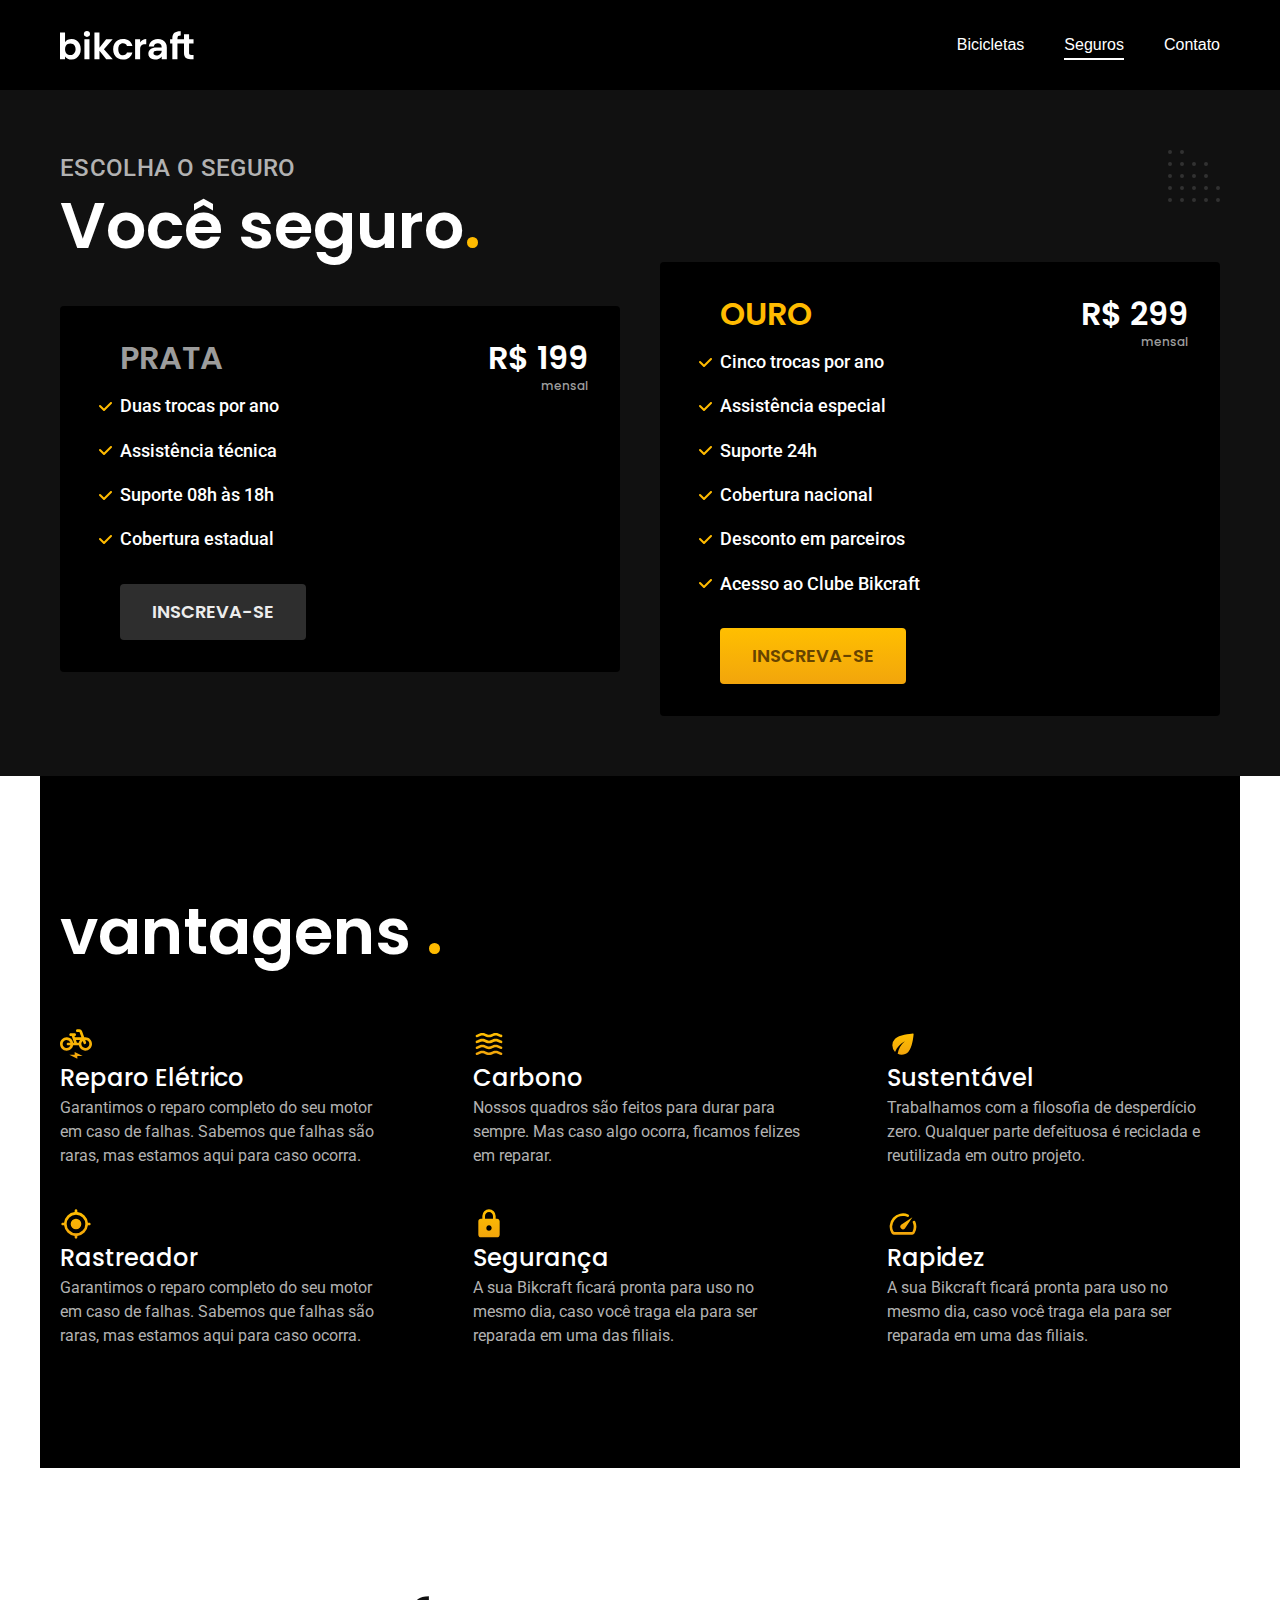
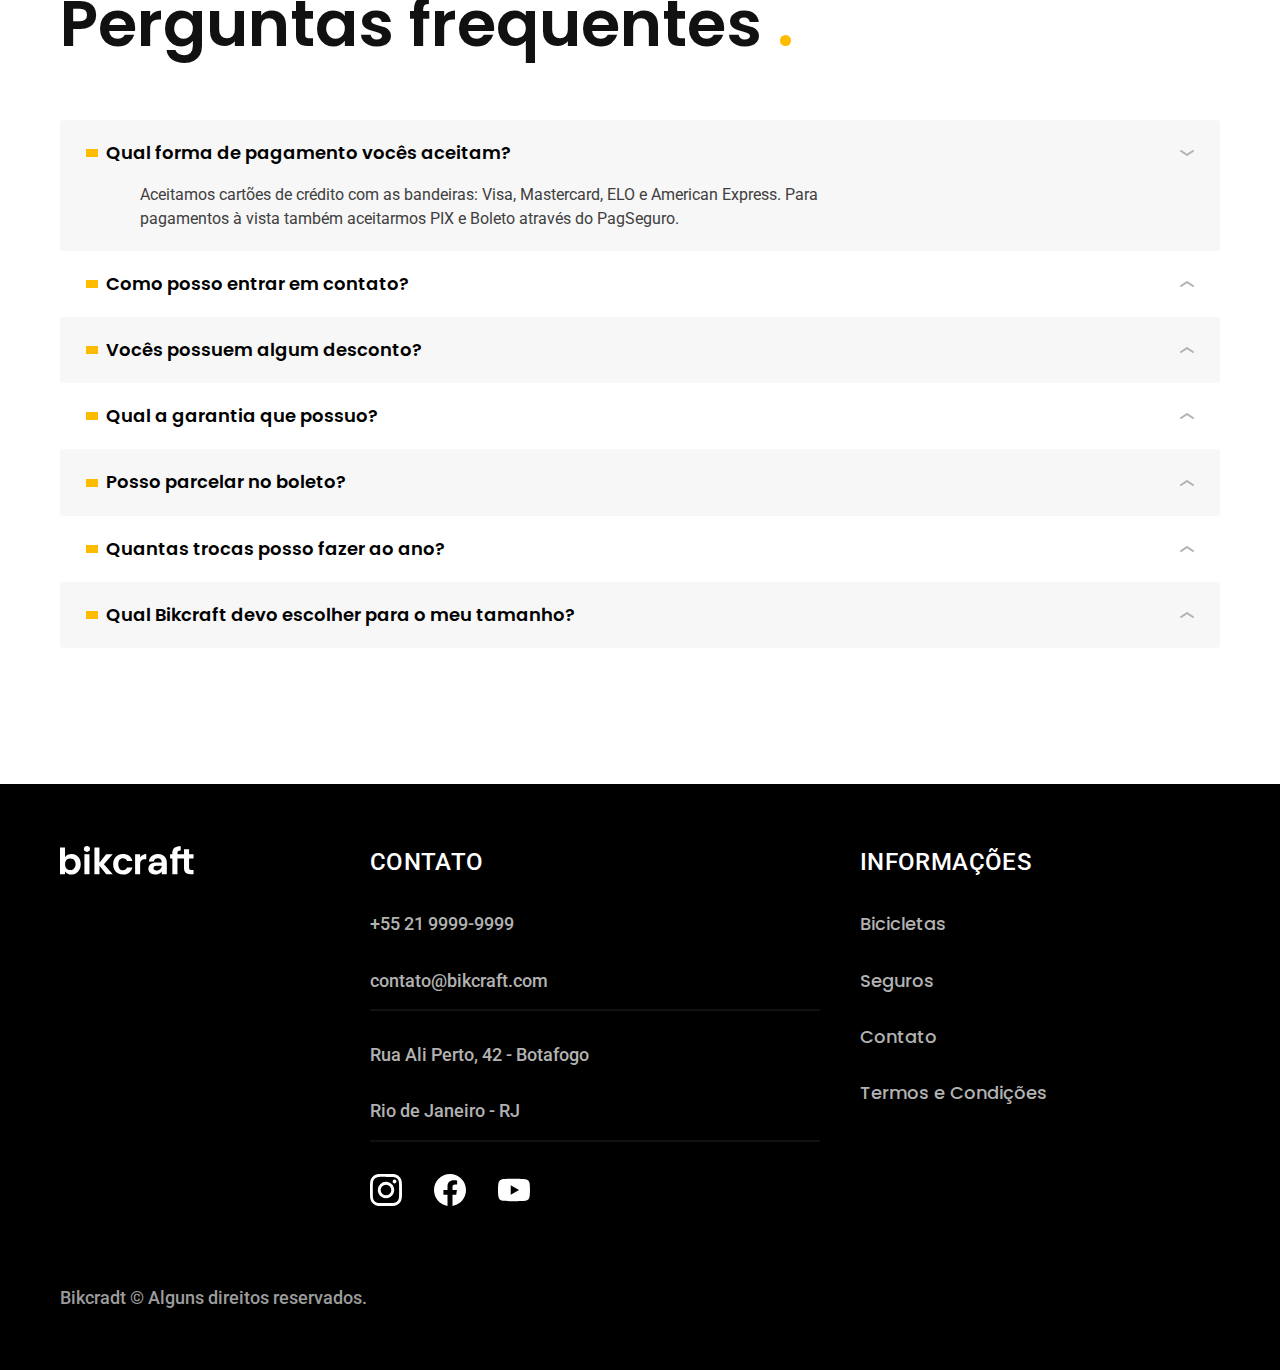
<file: seguros.html>
<!DOCTYPE html>
<html lang="pt-br">

<head>
  <meta charset="UTF-8">
  <meta name="viewport" content="width=device-width, initial-scale=1.0">

  <title>Seguros | Bikcraft</title>
  <meta name="description" content="Seguros.">

  
  <link rel="preload" href="./css/style.css" as="style">
  <link rel="stylesheet" href="./css/style.css">

  <link rel="preconnect" href="https://fonts.googleapis.com">
  <link rel="preconnect" href="https://fonts.gstatic.com" crossorigin>
  <link href="https://fonts.googleapis.com/css2?family=Merriweather:ital,wght@1,900&family=Poppins:wght@400;600&family=Roboto:wght@400;500&display=swap" rel="stylesheet">
</head>

<body id="seguros">

  <header class="header-bg"> 
    <div class="header container">

      <a href="index.html">
        <img src="./img/bikcraft.svg" alt="Bikcraft">
      </a>
      
      <nav aria-label="primaria">
        <ul class="header-menu cor-0">
          <li><a href="./bicicletas.html">Bicicletas</a></li>
          <li><a href="./seguros.html">Seguros</a></li>
          <li><a href="./contato.html">Contato</a></li>
        </ul>
      </nav>

    </div>
  </header>

  <main class="seguros-bg">
    <div class="titulo-bg">
        <div class="titulo container">
            <p class="font-2-l-b cor-5">Escolha o seguro</p>
            <h1 class="font-1-xxl cor-0">Você seguro<span class="cor-p1">.</span></h1>
        </div>

    </div>

    
      <div class="seguros container">
        
        <div class="seguros-item">
          <h3 class="font-1-xl cor-6">PRATA</h3>
          <span class="font-1-xl cor-0">R$ 199 <span class="font-1-xs cor-6">mensal</span></span>
          <ul class="font-2-m cor-0">
            <li>Duas trocas por ano</li>
            <li>Assistência técnica</li>
            <li>Suporte 08h às 18h</li>
            <li>Cobertura estadual</li>
          </ul>
          <a class="botao secundario" href="orcamento.html?tipo=seguro&produto=prata">Inscreva-se</a>
        </div>
  
        <div class="seguros-item">
          <h3 class="font-1-xl cor-p1">OURO</h3>
          <span class="font-1-xl cor-0">R$ 299 <span class="font-1-xs cor-6">mensal</span></span>
          <ul class="font-2-m cor-0">
            <li>Cinco trocas por ano</li>
            <li>Assistência especial</li>
            <li>Suporte 24h</li>
            <li>Cobertura nacional</li>
            <li>Desconto em parceiros</li>
            <li>Acesso ao Clube Bikcraft</li>
          </ul>
          <a class="botao" href="orcamento.html?tipo=seguro&produto=ouro">Inscreva-se</a>
        </div>
      </div>
   

   
  </main>

  <article class="vantagens-bg">
    <div class="vantagens container">
      <h2 class="font-1-xxl cor-0">vantagens <span class="cor-p1">.</span></h2>
      <ul>
        <li>
          <img src="./img/icones/eletrica.svg" alt="">
          <h3 class="font-1-l cor-0">Reparo Elétrico</h3>
          <p class="font-2-s cor-5">Garantimos o reparo completo do seu motor em caso de falhas. Sabemos que falhas são raras, mas estamos aqui para caso ocorra.</p>
        </li>
        <li>
          <img src="./img/icones/carbono.svg" alt="">
          <h3 class="font-1-l cor-0">Carbono</h3>
          <p class="font-2-s cor-5">Nossos quadros são feitos para durar para sempre. Mas caso algo ocorra, ficamos felizes em reparar.</p>
        </li>
        <li>
          <img src="./img/icones/sustentavel.svg" alt="">
          <h3 class="font-1-l cor-0">Sustentável</h3>
          <p class="font-2-s cor-5">Trabalhamos com a filosofia de desperdício zero. Qualquer parte defeituosa é reciclada e reutilizada em outro projeto.</p>
        </li>
        <li>
          <img src="./img/icones/rastreador.svg" alt="">
          <h3 class="font-1-l cor-0">Rastreador</h3>
          <p class="font-2-s cor-5">Garantimos o reparo completo do seu motor em caso de falhas. Sabemos que falhas são raras, mas estamos aqui para caso ocorra.</p>
        </li>
        <li>
          <img src="./img/icones/seguro.svg" alt="">
          <h3 class="font-1-l cor-0">Segurança</h3>
          <p class="font-2-s cor-5">A sua Bikcraft ficará pronta para uso no mesmo dia, caso você traga ela para ser reparada em uma das filiais.</p>
        </li>
        <li>
          <img src="./img/icones/velocidade.svg" alt="">
          <h3 class="font-1-l cor-0">Rapidez</h3>
          <p class="font-2-s cor-5">A sua Bikcraft ficará pronta para uso no mesmo dia, caso você traga ela para ser reparada em uma das filiais.</p>
        </li>
        
      </ul>
    </div>
  </article>

  <article class="perguntas container">
    <h2 class="font-1-xxl">Perguntas frequentes <span class="cor-p1">.</span></h2>

    <dl>
      <div>
        <dt><button class="font-1-m-b" aria-controls="pergunta1" aria-expanded="true">Qual forma de pagamento vocês aceitam? </button></dt>
        <dd id="pergunta1" class="font-2-s cor-9 ativa">Aceitamos cartões de crédito com as bandeiras: Visa, Mastercard, ELO e American Express. Para pagamentos à vista também aceitarmos PIX e Boleto através do PagSeguro.</dd>
      </div>
      <div>
        <dt><button class="font-1-m-b" aria-controls="pergunta2" aria-expanded="false">Como posso entrar em contato?</button></dt>
        <dd id="pergunta2" class="font-2-s cor-9">Aceitamos cartões de crédito com as bandeiras: Visa, Mastercard, ELO e American Express. Para pagamentos à vista também aceitarmos PIX e Boleto através do PagSeguro.</dd>
      </div>
      <div>
        <dt><button class="font-1-m-b" aria-controls="pergunta3" aria-expanded="false">Vocês possuem algum desconto?</button></dt>
        <dd id="pergunta3" class="font-2-s cor-9">Aceitamos cartões de crédito com as bandeiras: Visa, Mastercard, ELO e American Express. Para pagamentos à vista também aceitarmos PIX e Boleto através do PagSeguro.</dd>
      </div>
      <div>
        <dt><button class="font-1-m-b" aria-controls="pergunta4" aria-expanded="false">Qual a garantia que possuo?</button></dt>
        <dd id="pergunta4" class="font-2-s cor-9">Aceitamos cartões de crédito com as bandeiras: Visa, Mastercard, ELO e American Express. Para pagamentos à vista também aceitarmos PIX e Boleto através do PagSeguro.</dd>
      </div>
      <div>
        <dt><button class="font-1-m-b" aria-controls="pergunta5" aria-expanded="false">Posso parcelar no boleto?</button></dt>
        <dd id="pergunta5" class="font-2-s cor-9">Aceitamos cartões de crédito com as bandeiras: Visa, Mastercard, ELO e American Express. Para pagamentos à vista também aceitarmos PIX e Boleto através do PagSeguro.</dd>
      </div>
      <div>
        <dt><button class="font-1-m-b" aria-controls="pergunta6" aria-expanded="false">Quantas trocas posso fazer ao ano?</button></dt>
        <dd id="pergunta6" class="font-2-s cor-9">Aceitamos cartões de crédito com as bandeiras: Visa, Mastercard, ELO e American Express. Para pagamentos à vista também aceitarmos PIX e Boleto através do PagSeguro.</dd>
      </div>
      <div>
        <dt><button class="font-1-m-b" aria-controls="pergunta7" aria-expanded="false">Qual Bikcraft devo escolher para o meu tamanho?</button></dt>
        <dd id="pergunta7" class="font-2-s cor-9">Aceitamos cartões de crédito com as bandeiras: Visa, Mastercard, ELO e American Express. Para pagamentos à vista também aceitarmos PIX e Boleto através do PagSeguro.</dd>
      </div>
    </dl>

  </article>

  <footer class="footer-bg">
    <div class="footer container">
      <img src="./img/bikcraft.svg" alt="Bickradt">
      <div class="footer-contato">
        <h3 class="font-2-l-b cor-0">Contato</h3>
        <ul class="font-2-m cor-5">
          <li><a href="tel:552199999999">+55 21 9999-9999</a></li>
          <li><a href="mailto:contato@bikcraft.com ">contato@bikcraft.com</a></li>
          <li>Rua Ali Perto, 42 - Botafogo</li>
          <li>Rio de Janeiro - RJ</li>
        </ul>
        <div class="footer-redes">
          <a href="">
            <img src="./img/redes/instagram.svg" alt="instagram">
          </a>
          <a href="">
            <img src="./img/redes/facebook.svg" alt="Facebook">
          </a>
          <a href="">
            <img src="./img/redes/youtube.svg" alt="Youtube">
          </a>
          

        </div>
        
      </div>
      <div class="footer-informacoes">
        <h3 class="font-2-l-b cor-0">Informações</h3>
        <nav>
          <ul class="font-1-m cor-5">
            <li><a href="./bicicletas.html">Bicicletas</a></li>
            <li><a href="./seguros.html">Seguros</a></li>
            <li><a href="./contato.html">Contato</a></li>
            <li><a href="./termos.html">Termos e Condições</a></li>
          </ul>
        </nav>

      </div>
      <p class="footer-copy font-2-m cor-6">Bikcradt © Alguns direitos reservados.</p>
    </div>

  </footer>
<script src="./js/script.js"></script> 
</body>

</html>
</file>
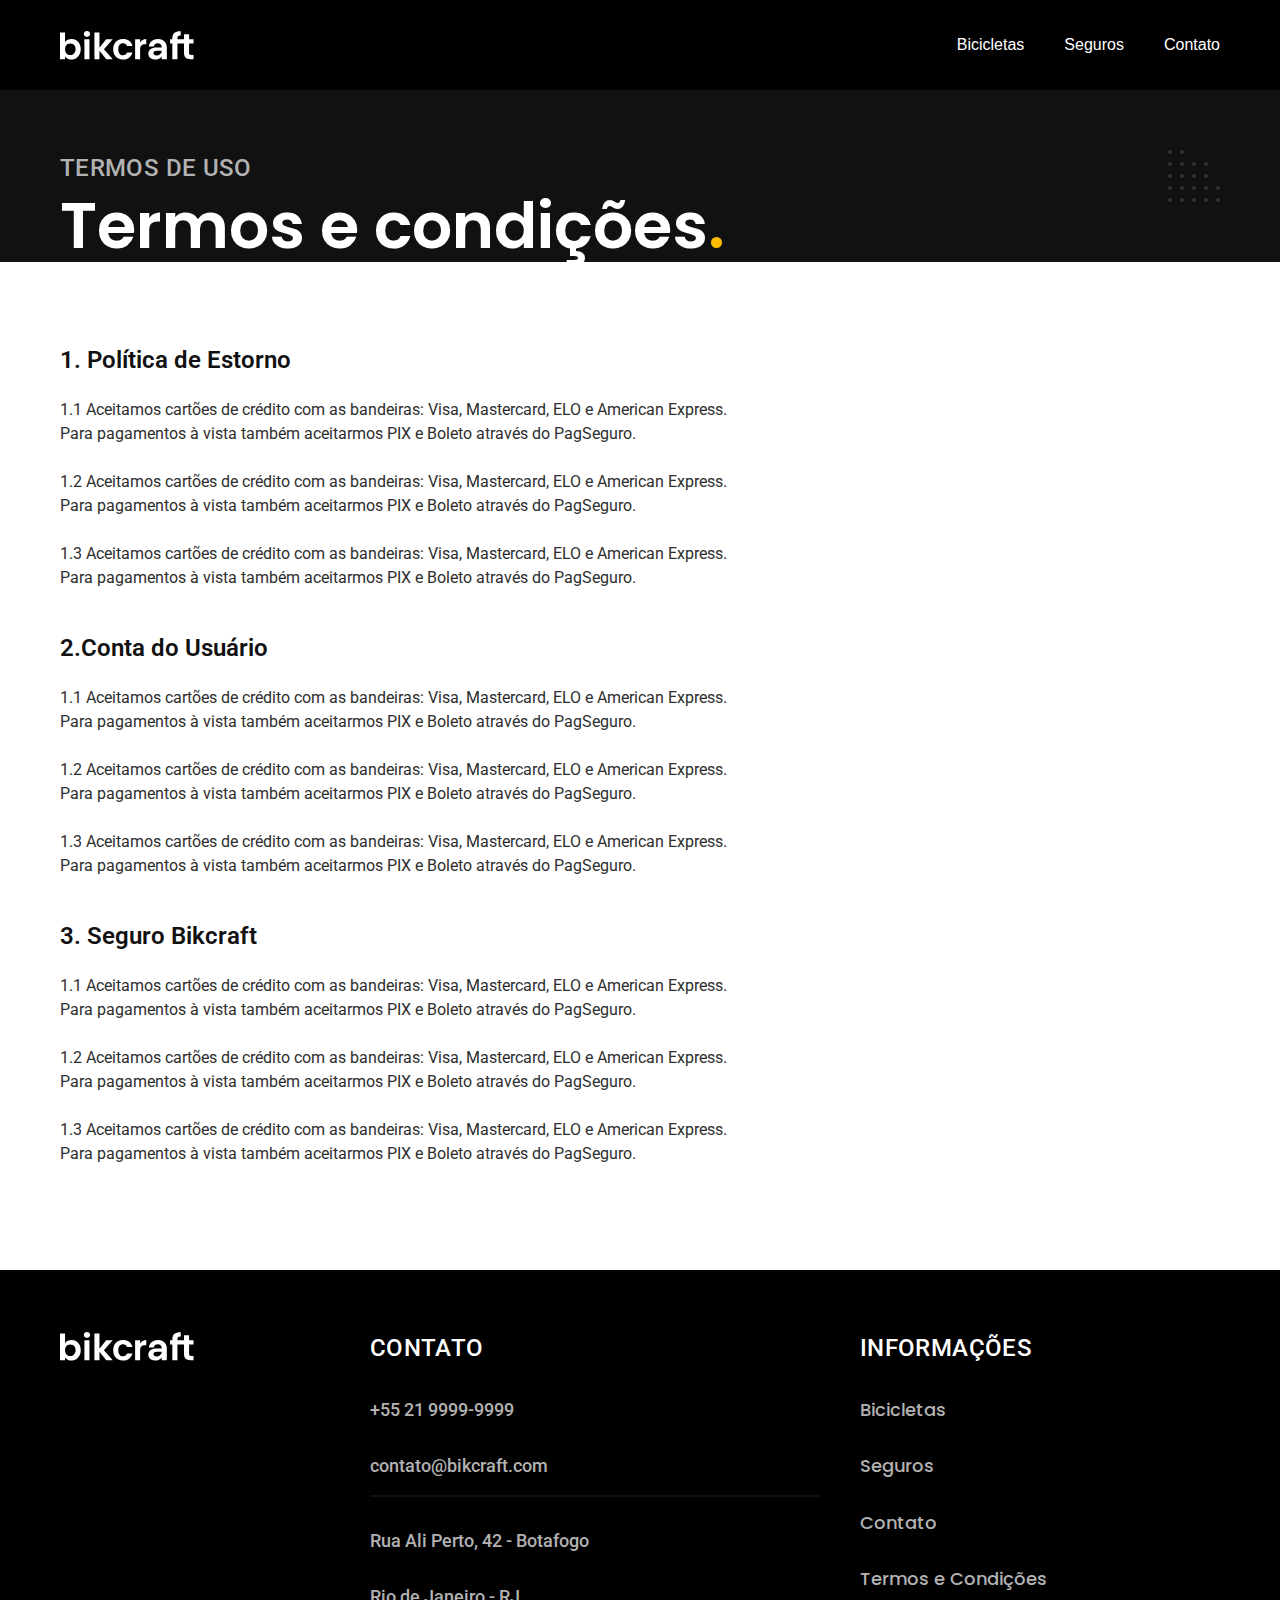
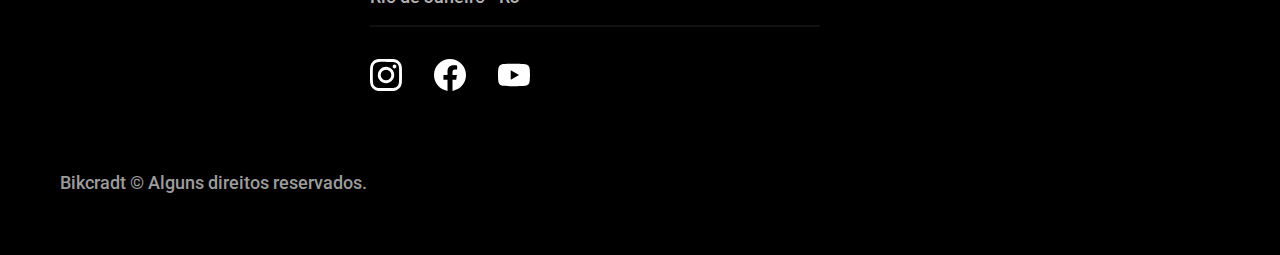
<file: termos.html>
<!DOCTYPE html>
<html lang="pt-br">

<head>
  <meta charset="UTF-8">
  <meta name="viewport" content="width=device-width, initial-scale=1.0">

  <title>Termos e Condições | Bikcraft</title>
  <meta name="description" content="Termos e Condições.">

  
  <link rel="preload" href="./css/style.css" as="style">
  <link rel="stylesheet" href="./css/style.css">

  <link rel="preconnect" href="https://fonts.googleapis.com">
  <link rel="preconnect" href="https://fonts.gstatic.com" crossorigin>
  <link href="https://fonts.googleapis.com/css2?family=Merriweather:ital,wght@1,900&family=Poppins:wght@400;600&family=Roboto:wght@400;500&display=swap" rel="stylesheet">
</head>

<body id="termos">

  <header class="header-bg"> 
    <div class="header container">

      <a href="index.html">
        <img src="./img/bikcraft.svg" alt="Bikcraft">
      </a>
      
      <nav aria-label="primaria">
        <ul class="header-menu cor-0">
          <li><a href="./bicicletas.html">Bicicletas</a></li>
          <li><a href="./seguros.html">Seguros</a></li>
          <li><a href="./contato.html">Contato</a></li>
        </ul>
      </nav>

    </div>
  </header>

  <main>
    <div class="titulo-bg">
        <div class="titulo container">
            <p class="font-2-l-b cor-5">Termos de uso</p>
            <h1 class="font-1-xxl cor-0">Termos e condições<span class="cor-p1">.</span></h1>
        </div>

    </div>

    <div class="termos font-2-s cor-10 container">
        <h2 class="font-1-1 cor-11">1. Política de Estorno</h2>
        <p>1.1 Aceitamos cartões de crédito com as bandeiras: Visa, Mastercard, ELO e American Express. Para pagamentos à vista também aceitarmos PIX e Boleto através do PagSeguro.</p>
        <p>1.2 Aceitamos cartões de crédito com as bandeiras: Visa, Mastercard, ELO e American Express. Para pagamentos à vista também aceitarmos PIX e Boleto através do PagSeguro.</p>
        <p>1.3 Aceitamos cartões de crédito com as bandeiras: Visa, Mastercard, ELO e American Express. Para pagamentos à vista também aceitarmos PIX e Boleto através do PagSeguro.</p>
        <h2 class="font-1-1 cor-11">2.Conta do Usuário</h2>
        <p>1.1 Aceitamos cartões de crédito com as bandeiras: Visa, Mastercard, ELO e American Express. Para pagamentos à vista também aceitarmos PIX e Boleto através do PagSeguro.</p>
        <p>1.2 Aceitamos cartões de crédito com as bandeiras: Visa, Mastercard, ELO e American Express. Para pagamentos à vista também aceitarmos PIX e Boleto através do PagSeguro.</p>
        <p>1.3 Aceitamos cartões de crédito com as bandeiras: Visa, Mastercard, ELO e American Express. Para pagamentos à vista também aceitarmos PIX e Boleto através do PagSeguro.</p>
        <h2 class="font-1-1 cor-11">3. Seguro Bikcraft</h2>
        <p>1.1 Aceitamos cartões de crédito com as bandeiras: Visa, Mastercard, ELO e American Express. Para pagamentos à vista também aceitarmos PIX e Boleto através do PagSeguro.</p>
        <p>1.2 Aceitamos cartões de crédito com as bandeiras: Visa, Mastercard, ELO e American Express. Para pagamentos à vista também aceitarmos PIX e Boleto através do PagSeguro.</p>
        <p>1.3 Aceitamos cartões de crédito com as bandeiras: Visa, Mastercard, ELO e American Express. Para pagamentos à vista também aceitarmos PIX e Boleto através do PagSeguro.</p>
    </div>
  </main>

  <footer class="footer-bg">
    <div class="footer container">
      <img src="./img/bikcraft.svg" alt="Bickradt">
      <div class="footer-contato">
        <h3 class="font-2-l-b cor-0">Contato</h3>
        <ul class="font-2-m cor-5">
          <li><a href="tel:552199999999">+55 21 9999-9999</a></li>
          <li><a href="mailto:contato@bikcraft.com ">contato@bikcraft.com</a></li>
          <li>Rua Ali Perto, 42 - Botafogo</li>
          <li>Rio de Janeiro - RJ</li>
        </ul>
        <div class="footer-redes">
          <a href="">
            <img src="./img/redes/instagram.svg" alt="instagram">
          </a>
          <a href="">
            <img src="./img/redes/facebook.svg" alt="Facebook">
          </a>
          <a href="">
            <img src="./img/redes/youtube.svg" alt="Youtube">
          </a>
          

        </div>
        
      </div>
      <div class="footer-informacoes">
        <h3 class="font-2-l-b cor-0">Informações</h3>
        <nav>
          <ul class="font-1-m cor-5">
            <li><a href="./bicicletas.html">Bicicletas</a></li>
            <li><a href="./seguros.html">Seguros</a></li>
            <li><a href="./contato.html">Contato</a></li>
            <li><a href="./termos.html">Termos e Condições</a></li>
          </ul>
        </nav>

      </div>
      <p class="footer-copy font-2-m cor-6">Bikcradt © Alguns direitos reservados.</p>
    </div>

  </footer>
<script src="./js/script.js"></script> 
</body>

</html>
</file>
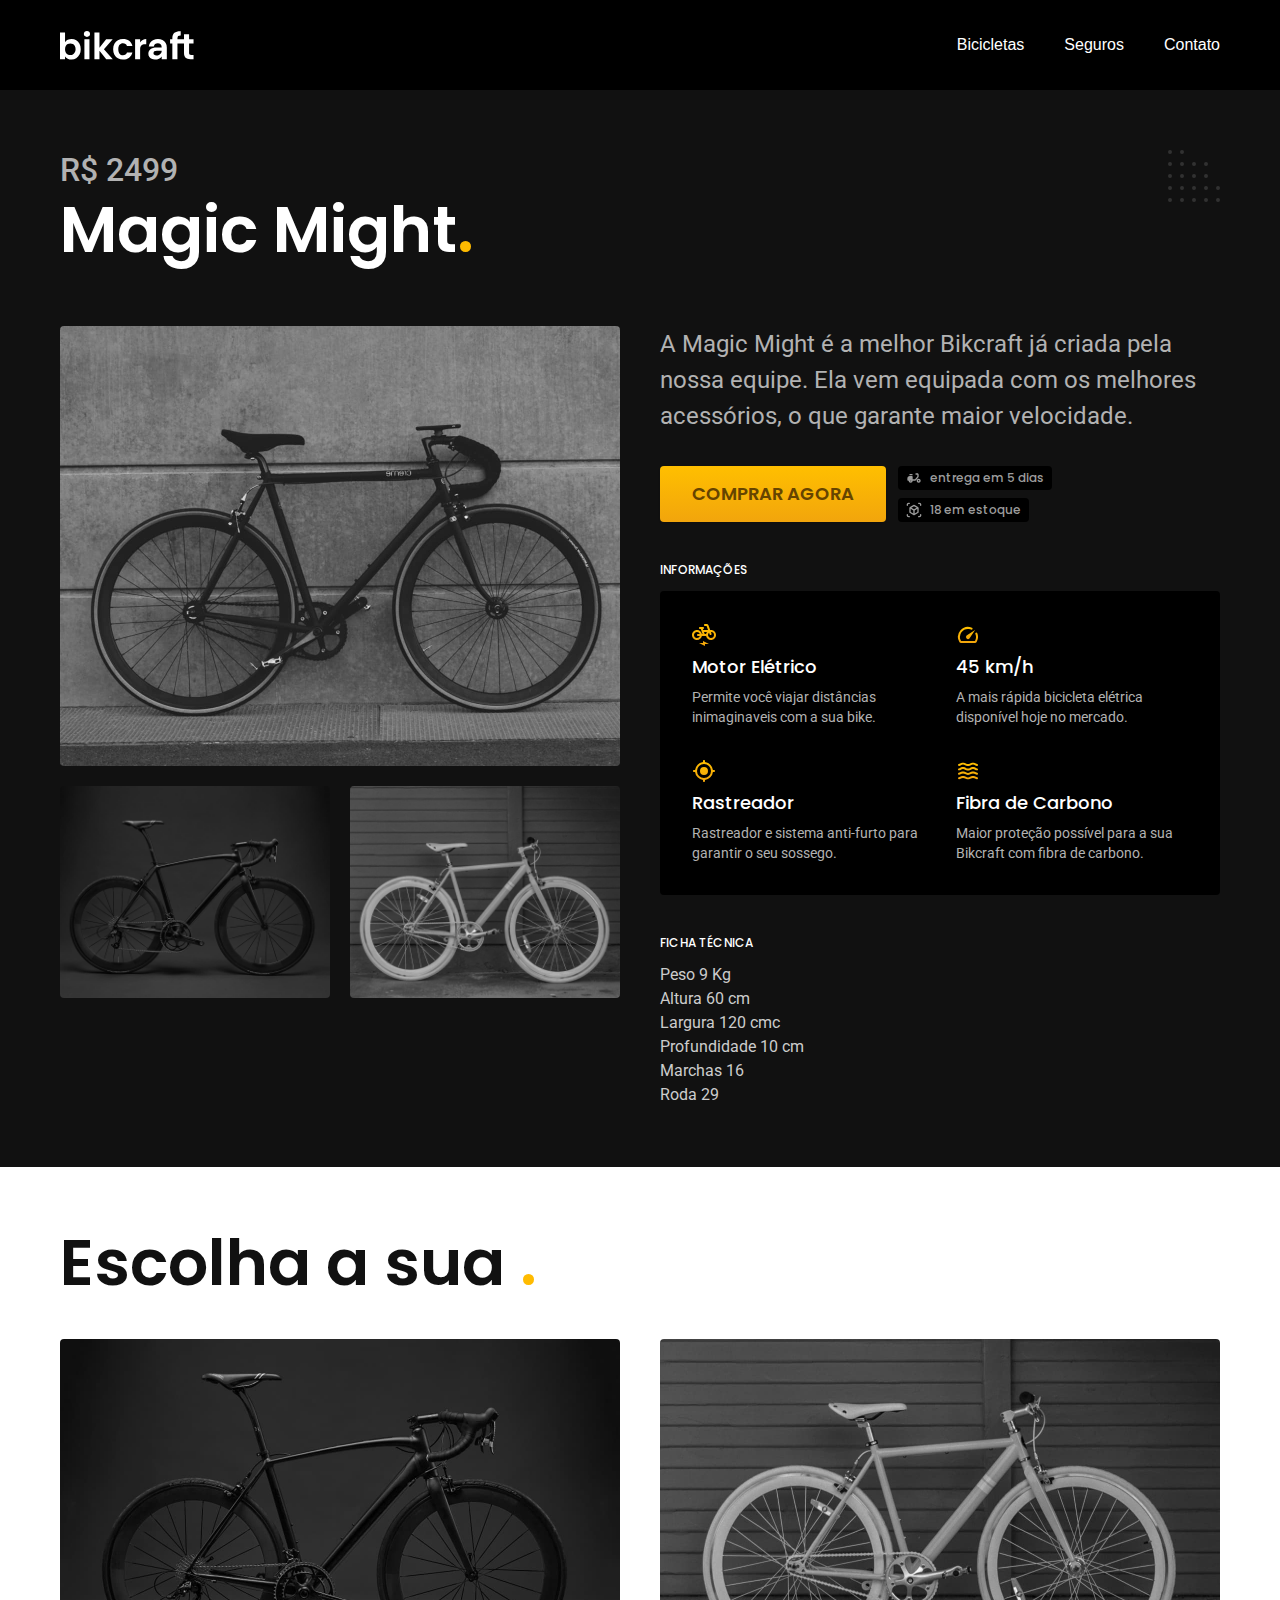
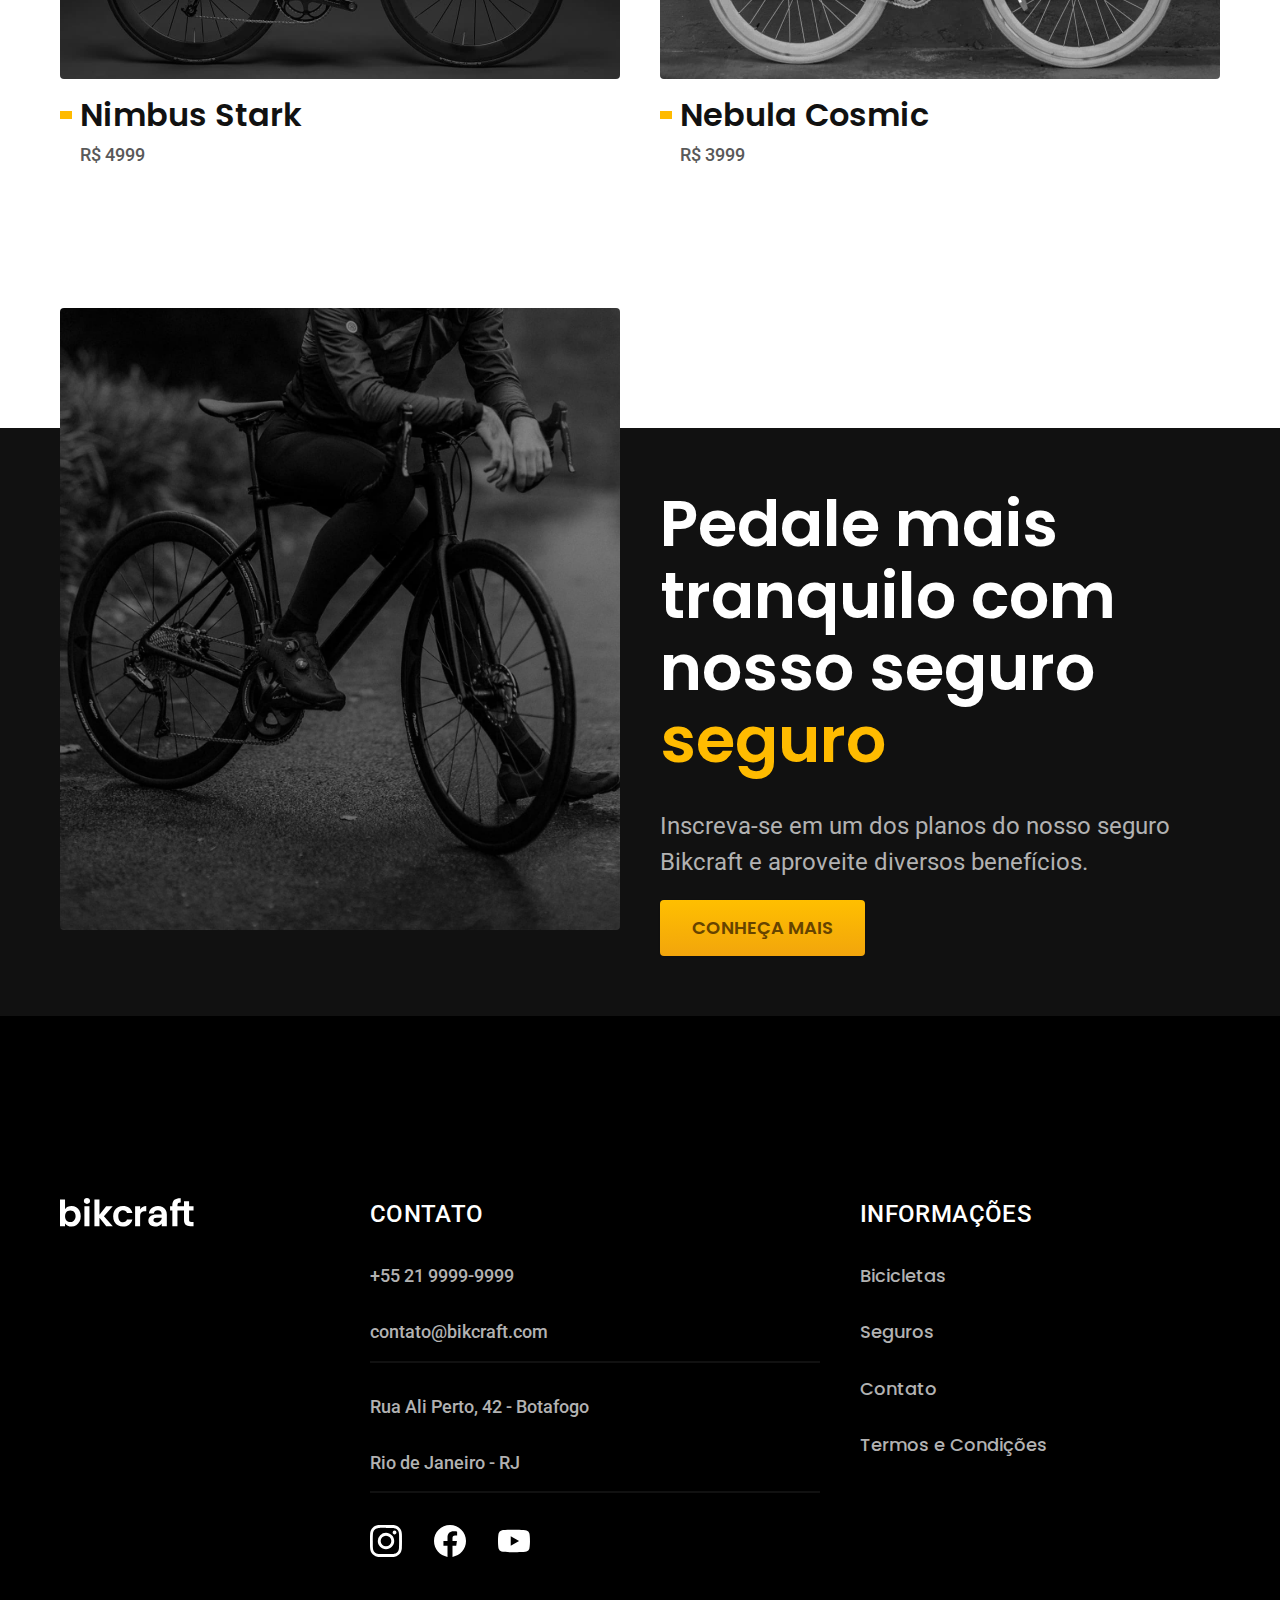
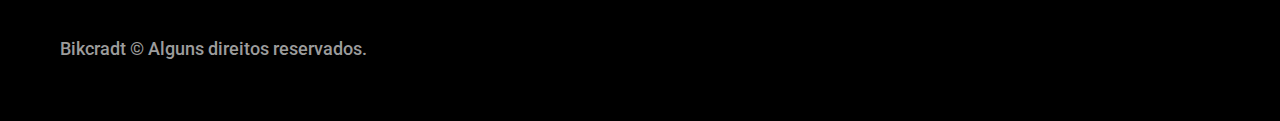
<file: bicicletas/magic.html>
<!DOCTYPE html>
<html lang="pt-br">

<head>
  <meta charset="UTF-8">
  <meta name="viewport" content="width=device-width, initial-scale=1.0">

  <title>Magic | Bikcraft</title>
  <meta name="description" content="Magic">

  
  <link rel="stylesheet" href="../css/style.css">

  <link rel="preconnect" href="https://fonts.googleapis.com">
  <link rel="preconnect" href="https://fonts.gstatic.com" crossorigin>
  <link href="https://fonts.googleapis.com/css2?family=Merriweather:ital,wght@1,900&family=Poppins:wght@400;600&family=Roboto:wght@400;500&display=swap" rel="stylesheet">
</head>

<body id="bicicleta">

  <header class="header-bg"> 
    <div class="header container">

      <a href="../">
        <img src="../img/bikcraft.svg" alt="Bikcraft">
      </a>
      
      <nav aria-label="primaria">
        <ul class="header-menu cor-0">
          <li><a href="../bicicletas.html">Bicicletas</a></li>
          <li><a href="../seguros.html">Seguros</a></li>
          <li><a href="../contato.html">Contato</a></li>
        </ul>
      </nav>

    </div>
  </header>

  <main class="titulo-bg">
    <div >
        <div class="titulo container">
            <p class="font-2-xl cor-5">R$ 2499</p>
            <h1 class="font-1-xxl cor-0">Magic Might<span class="cor-p1">.</span></h1>
        </div>

      </div>
      <div class="bicicleta container">
        <div class="bicicleta-imagens">
          <img src="../img/bicicleta/nimbus2.jpg" alt="">
          <img src="../img/bicicleta/nimbus1.jpg" alt="">
          <img src="../img/bicicleta/nimbus3.jpg" alt="">
        </div>
        <div class="bicicleta-conteudo">
          <p class="font-2-l cor-5">A Magic Might é a melhor Bikcraft já criada pela nossa equipe. Ela vem equipada com os melhores acessórios, o que garante maior velocidade.</p>
          <div class="bicicleta-comprar">
            <a class="botao" href="../orcamento.html?tipo=bickcraft&produto=magic">Comprar Agora</a>
            <span class="font-1-xs cor-6"><img src="../img/icones/entrega.svg" alt=""> entrega em 5 dias</span>
            <span class="font-1-xs cor-6"><img src="../img/icones/estoque.svg" alt=""> 18 em estoque</span>
          </div>
        
        <h2 class="font-1-xs cor-0">Informações</h2>
        <ul class="bicicleta-informacoes">
          <li>
            <img src="../img/icones/eletrica.svg" alt="">
            <h3 class="font-1-m cor-0">Motor Elétrico</h3>
            <p class="font-2-xs cor-5">Permite você viajar distâncias inimaginaveis com a sua bike.</p>
          </li>
          <li>
            <img src="../img/icones/velocidade.svg" alt="">
            <h3 class="font-1-m cor-0">45 km/h</h3>
            <p class="font-2-xs cor-5">A mais rápida bicicleta elétrica disponível hoje no mercado.</p>
          </li>
          <li>
            <img src="../img/icones/rastreador.svg" alt="">
            <h3 class="font-1-m cor-0">Rastreador</h3>
            <p class="font-2-xs cor-5">Rastreador e sistema anti-furto para garantir o seu sossego.</p>
          </li>
          <li>
            <img src="../img/icones/carbono.svg" alt="">
            <h3 class="font-1-m cor-0">Fibra de Carbono</h3>
            <p class="font-2-xs cor-5">Maior proteção possível para a sua Bikcraft com fibra de carbono.</p>
          </li>
        </ul>
        <h2 class="font-1-xs cor-0">Ficha Técnica</h2>
        <ul class="bicicletas-ficha font-2-s cor-4"> 
          <li>Peso <span>9 Kg</span></li>
          <li>Altura <span>60 cm</span></li>
          <li>Largura <span>120 cmc</span></li>
          <li>Profundidade <span>10 cm</span></li>
          <li>Marchas <span>16</span></li>
          <li>Roda <span>29</span></li>
          
        </ul>
      </div>  
    </div>
   
  </main>

  <article class="bicicletas-lista container">
    <h2 class="font-1-xxl">Escolha a sua <span class="cor-p1">.</span></h2>

    <ul>
      <li>
        <a href="./nimbus.html">
          <img src="../img/bicicletas/nimbus.jpg" alt="Bicicleta preta">
          <h3 class="font-1-xl">Nimbus Stark</h3>
          <span class="font-2-m cor-8">R$ 4999</span>
        </a>
      </li>
    
      <li>
        <a href="./nebula.html">
          <img src="../img/bicicletas/nebula.jpg" alt="Bicicleta preta">
          <h3 class="font-1-xl">Nebula Cosmic</h3>
          <span class="font-2-m cor-8">R$ 3999</span>
        </a>
      </li>
    </ul>
  </article>

  <article class="seguro-bg">
    <div class="seguro container">
      <div class="seguro-imagem">
        <img src="../img/fotos/seguros.jpg" alt="Pessoa parada em cima de uma bicicleta">
      </div>
      <div class="seguro-conteudo">
        <h2 class="font-1-xxl cor-0">Pedale mais tranquilo com nosso seguro <span class="cor-p1">seguro</span></h2>
        <p class="font-2-l cor-5">Inscreva-se em um dos planos do nosso seguro Bikcraft e aproveite diversos benefícios.</p>
        <a class="botao" href="../seguros.html">Conheça Mais</a>
      </div>
    </div>
  </article>

  <footer class="footer-bg">
    <div class="footer container">
      <img src="../img/bikcraft.svg" alt="Bickradt">
      <div class="footer-contato">
        <h3 class="font-2-l-b cor-0">Contato</h3>
        <ul class="font-2-m cor-5">
          <li><a href="tel:552199999999">+55 21 9999-9999</a></li>
          <li><a href="mailto:contato@bikcraft.com ">contato@bikcraft.com</a></li>
          <li>Rua Ali Perto, 42 - Botafogo</li>
          <li>Rio de Janeiro - RJ</li>
        </ul>
        <div class="footer-redes">
          <a href="">
            <img src="../img/redes/instagram.svg" alt="instagram">
          </a>
          <a href="">
            <img src="../img/redes/facebook.svg" alt="Facebook">
          </a>
          <a href="">
            <img src="../img/redes/youtube.svg" alt="Youtube">
          </a>
          

        </div>
        
      </div>
      <div class="footer-informacoes">
        <h3 class="font-2-l-b cor-0">Informações</h3>
        <nav>
          <ul class="font-1-m cor-5">
            <li><a href="../bicicletas.html">Bicicletas</a></li>
            <li><a href="../seguros.html">Seguros</a></li>
            <li><a href="../contato.html">Contato</a></li>
            <li><a href="../termos.html">Termos e Condições</a></li>
          </ul>
        </nav>

      </div>
      <p class="footer-copy font-2-m cor-6">Bikcradt © Alguns direitos reservados.</p>
    </div>

  </footer>
<script src="../js/script.js"></script> 
</body>

</html>
</file>
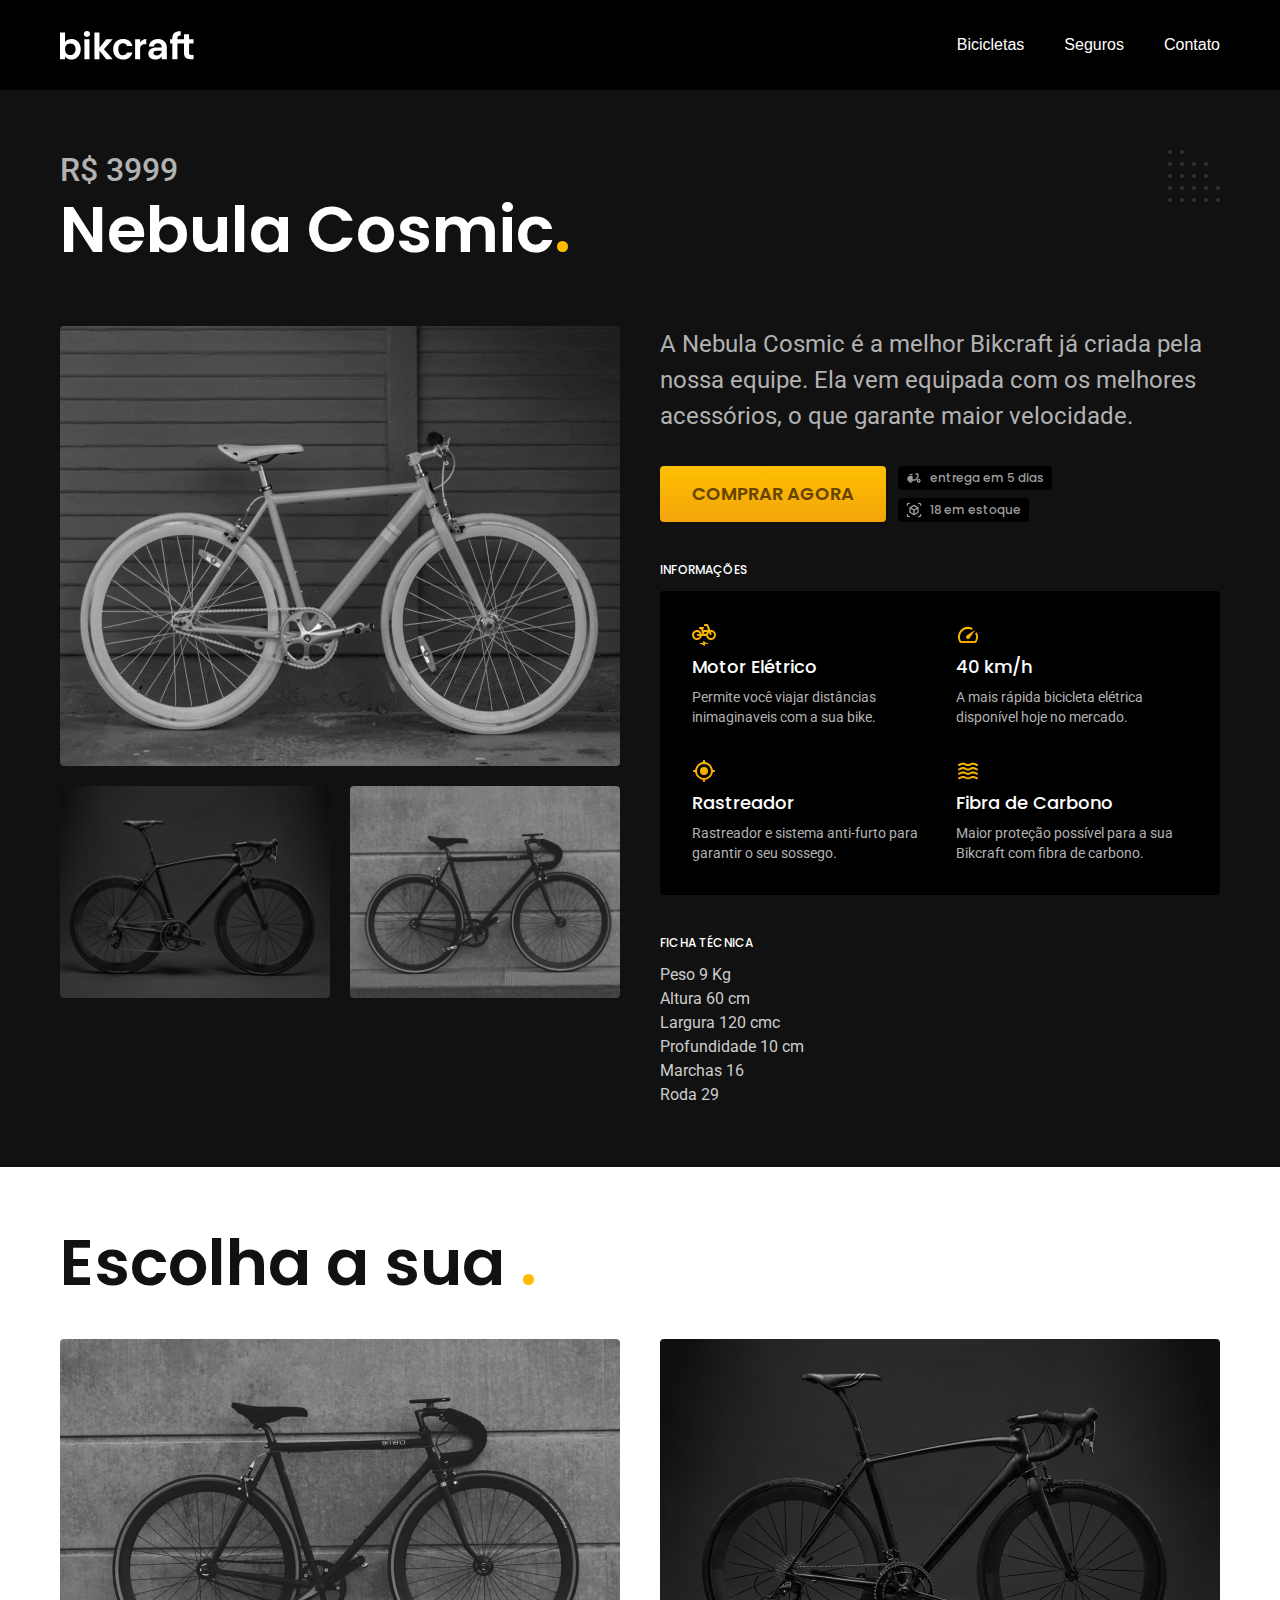
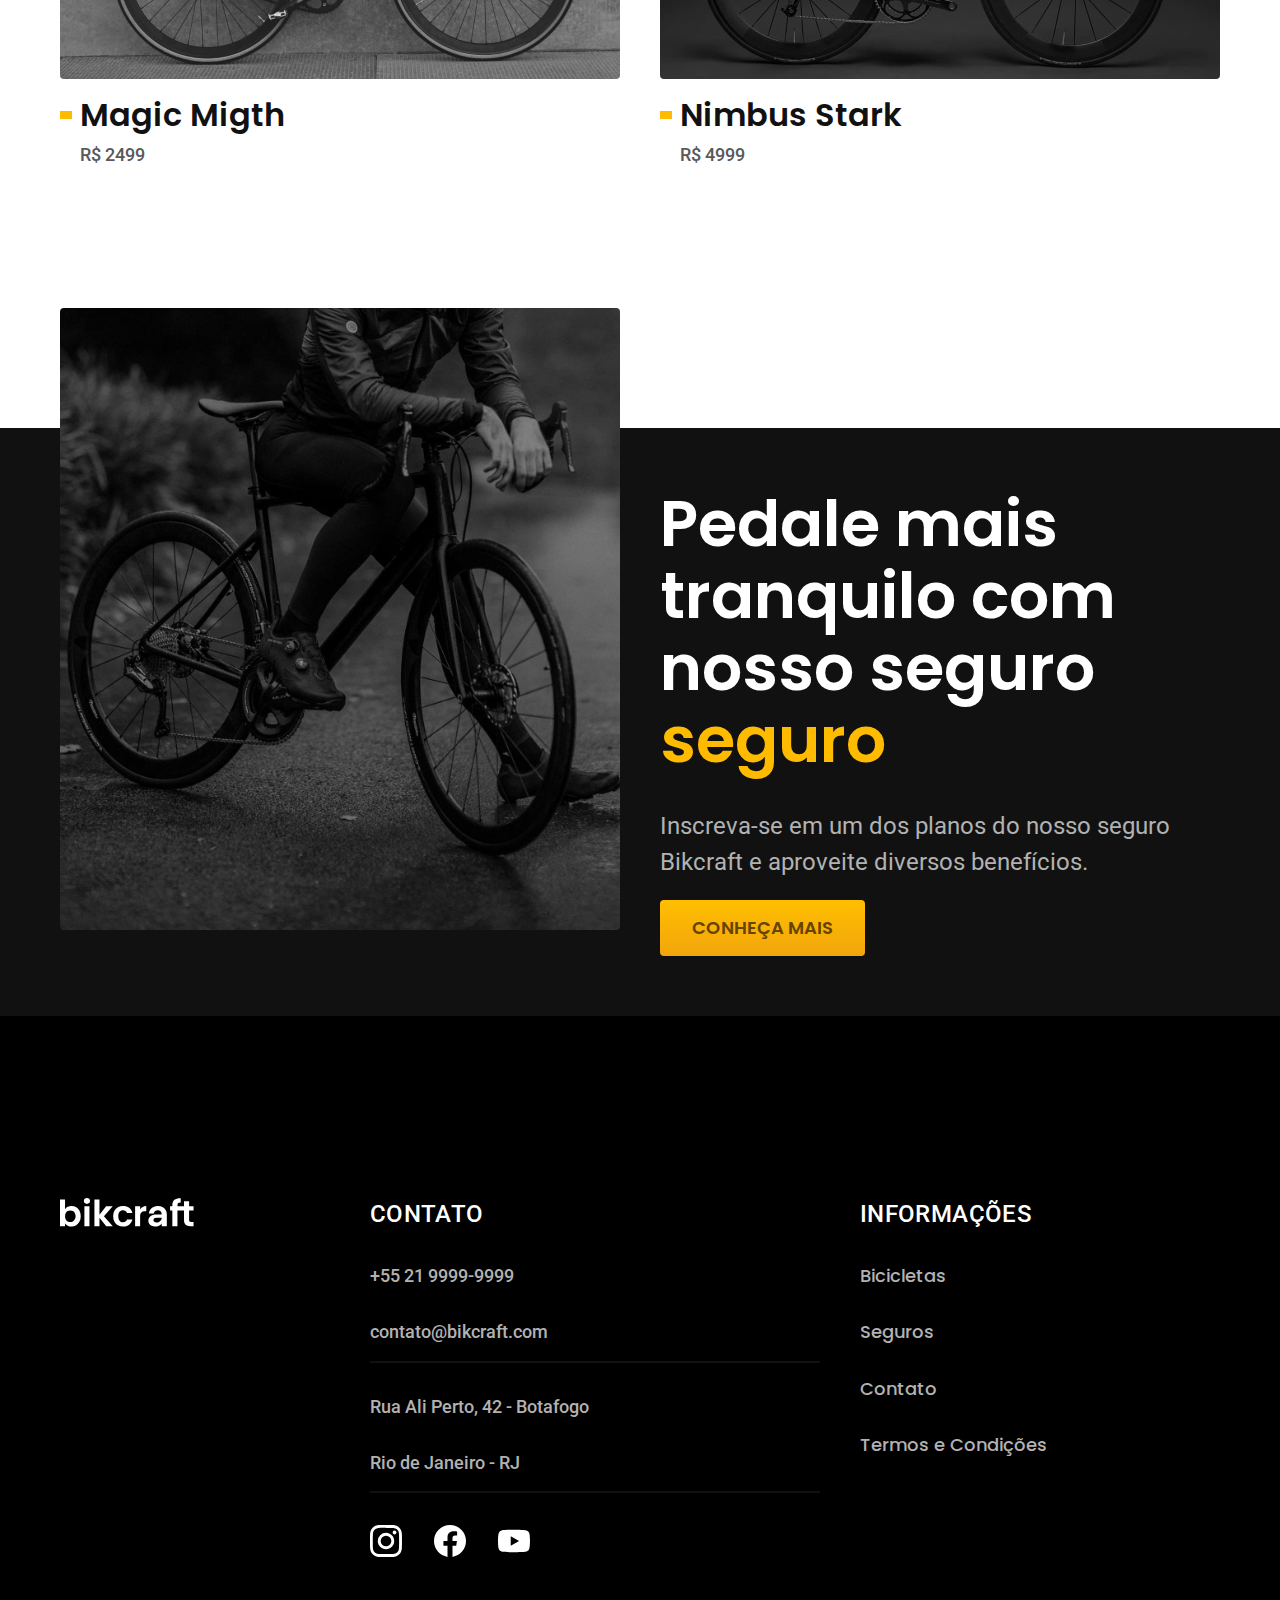
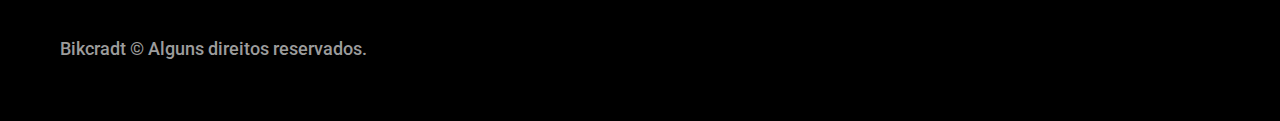
<file: bicicletas/nebula.html>
<!DOCTYPE html>
<html lang="pt-br">

<head>
  <meta charset="UTF-8">
  <meta name="viewport" content="width=device-width, initial-scale=1.0">

  <title>Nebula | Bikcraft</title>
  <meta name="description" content="Nebula">

  
  <link rel="stylesheet" href="../css/style.css">

  <link rel="preconnect" href="https://fonts.googleapis.com">
  <link rel="preconnect" href="https://fonts.gstatic.com" crossorigin>
  <link href="https://fonts.googleapis.com/css2?family=Merriweather:ital,wght@1,900&family=Poppins:wght@400;600&family=Roboto:wght@400;500&display=swap" rel="stylesheet">
</head>

<body id="bicicleta">

  <header class="header-bg"> 
    <div class="header container">

      <a href="../">
        <img src="../img/bikcraft.svg" alt="Bikcraft">
      </a>
      
      <nav aria-label="primaria">
        <ul class="header-menu cor-0">
          <li><a href="../bicicletas.html">Bicicletas</a></li>
          <li><a href="../seguros.html">Seguros</a></li>
          <li><a href="../contato.html">Contato</a></li>
        </ul>
      </nav>

    </div>
  </header>

  <main class="titulo-bg">
    <div >
        <div class="titulo container">
            <p class="font-2-xl cor-5">R$ 3999</p>
            <h1 class="font-1-xxl cor-0">Nebula Cosmic<span class="cor-p1">.</span></h1>
        </div>

      </div>
      <div class="bicicleta container">
        <div class="bicicleta-imagens">
          <img src="../img/bicicleta/nimbus3.jpg" alt="">
          <img src="../img/bicicleta/nimbus1.jpg" alt="">
          <img src="../img/bicicleta/nimbus2.jpg" alt="">
        </div>
        <div class="bicicleta-conteudo">
          <p class="font-2-l cor-5">A Nebula Cosmic é a melhor Bikcraft já criada pela nossa equipe. Ela vem equipada com os melhores acessórios, o que garante maior velocidade.</p>
          <div class="bicicleta-comprar">
            <a class="botao" href="../orcamento.html?tipo=bickcraft&produto=nebula">Comprar Agora</a>
            <span class="font-1-xs cor-6"><img src="../img/icones/entrega.svg" alt=""> entrega em 5 dias</span>
            <span class="font-1-xs cor-6"><img src="../img/icones/estoque.svg" alt=""> 18 em estoque</span>
          </div>
        
        <h2 class="font-1-xs cor-0">Informações</h2>
        <ul class="bicicleta-informacoes">
          <li>
            <img src="../img/icones/eletrica.svg" alt="">
            <h3 class="font-1-m cor-0">Motor Elétrico</h3>
            <p class="font-2-xs cor-5">Permite você viajar distâncias inimaginaveis com a sua bike.</p>
          </li>
          <li>
            <img src="../img/icones/velocidade.svg" alt="">
            <h3 class="font-1-m cor-0">40 km/h</h3>
            <p class="font-2-xs cor-5">A mais rápida bicicleta elétrica disponível hoje no mercado.</p>
          </li>
          <li>
            <img src="../img/icones/rastreador.svg" alt="">
            <h3 class="font-1-m cor-0">Rastreador</h3>
            <p class="font-2-xs cor-5">Rastreador e sistema anti-furto para garantir o seu sossego.</p>
          </li>
          <li>
            <img src="../img/icones/carbono.svg" alt="">
            <h3 class="font-1-m cor-0">Fibra de Carbono</h3>
            <p class="font-2-xs cor-5">Maior proteção possível para a sua Bikcraft com fibra de carbono.</p>
          </li>
        </ul>
        <h2 class="font-1-xs cor-0">Ficha Técnica</h2>
        <ul class="bicicletas-ficha font-2-s cor-4"> 
          <li>Peso <span>9 Kg</span></li>
          <li>Altura <span>60 cm</span></li>
          <li>Largura <span>120 cmc</span></li>
          <li>Profundidade <span>10 cm</span></li>
          <li>Marchas <span>16</span></li>
          <li>Roda <span>29</span></li>
          
        </ul>
      </div>  
    </div>
   
  </main>

  <article class="bicicletas-lista container">
    <h2 class="font-1-xxl">Escolha a sua <span class="cor-p1">.</span></h2>

    <ul>
      <li>
        <a href="./magic.html">
          <img src="../img/bicicletas/magic.jpg" alt="Bicicleta preta">
          <h3 class="font-1-xl">Magic Migth</h3>
          <span class="font-2-m cor-8">R$ 2499</span>
        </a>
      </li>
    
      <li>
        <a href="./nimbus.html">
          <img src="../img/bicicletas/nimbus.jpg" alt="Bicicleta preta">
          <h3 class="font-1-xl">Nimbus Stark</h3>
          <span class="font-2-m cor-8">R$ 4999</span>
        </a>
      </li>
    </ul>
  </article>

  <article class="seguro-bg">
    <div class="seguro container">
      <div class="seguro-imagem">
        <img src="../img/fotos/seguros.jpg" alt="Pessoa parada em cima de uma bicicleta">
      </div>
      <div class="seguro-conteudo">
        <h2 class="font-1-xxl cor-0">Pedale mais tranquilo com nosso seguro <span class="cor-p1">seguro</span></h2>
        <p class="font-2-l cor-5">Inscreva-se em um dos planos do nosso seguro Bikcraft e aproveite diversos benefícios.</p>
        <a class="botao" href="../seguros.html">Conheça Mais</a>
      </div>
    </div>
  </article>

  <footer class="footer-bg">
    <div class="footer container">
      <img src="../img/bikcraft.svg" alt="Bickradt">
      <div class="footer-contato">
        <h3 class="font-2-l-b cor-0">Contato</h3>
        <ul class="font-2-m cor-5">
          <li><a href="tel:552199999999">+55 21 9999-9999</a></li>
          <li><a href="mailto:contato@bikcraft.com ">contato@bikcraft.com</a></li>
          <li>Rua Ali Perto, 42 - Botafogo</li>
          <li>Rio de Janeiro - RJ</li>
        </ul>
        <div class="footer-redes">
          <a href="">
            <img src="../img/redes/instagram.svg" alt="instagram">
          </a>
          <a href="">
            <img src="../img/redes/facebook.svg" alt="Facebook">
          </a>
          <a href="">
            <img src="../img/redes/youtube.svg" alt="Youtube">
          </a>
          

        </div>
        
      </div>
      <div class="footer-informacoes">
        <h3 class="font-2-l-b cor-0">Informações</h3>
        <nav>
          <ul class="font-1-m cor-5">
            <li><a href="../bicicletas.html">Bicicletas</a></li>
            <li><a href="../seguros.html">Seguros</a></li>
            <li><a href="../contato.html">Contato</a></li>
            <li><a href="../termos.html">Termos e Condições</a></li>
          </ul>
        </nav>

      </div>
      <p class="footer-copy font-2-m cor-6">Bikcradt © Alguns direitos reservados.</p>
    </div>

  </footer>
<script src="../js/script.js"></script> 
</body>

</html>
</file>
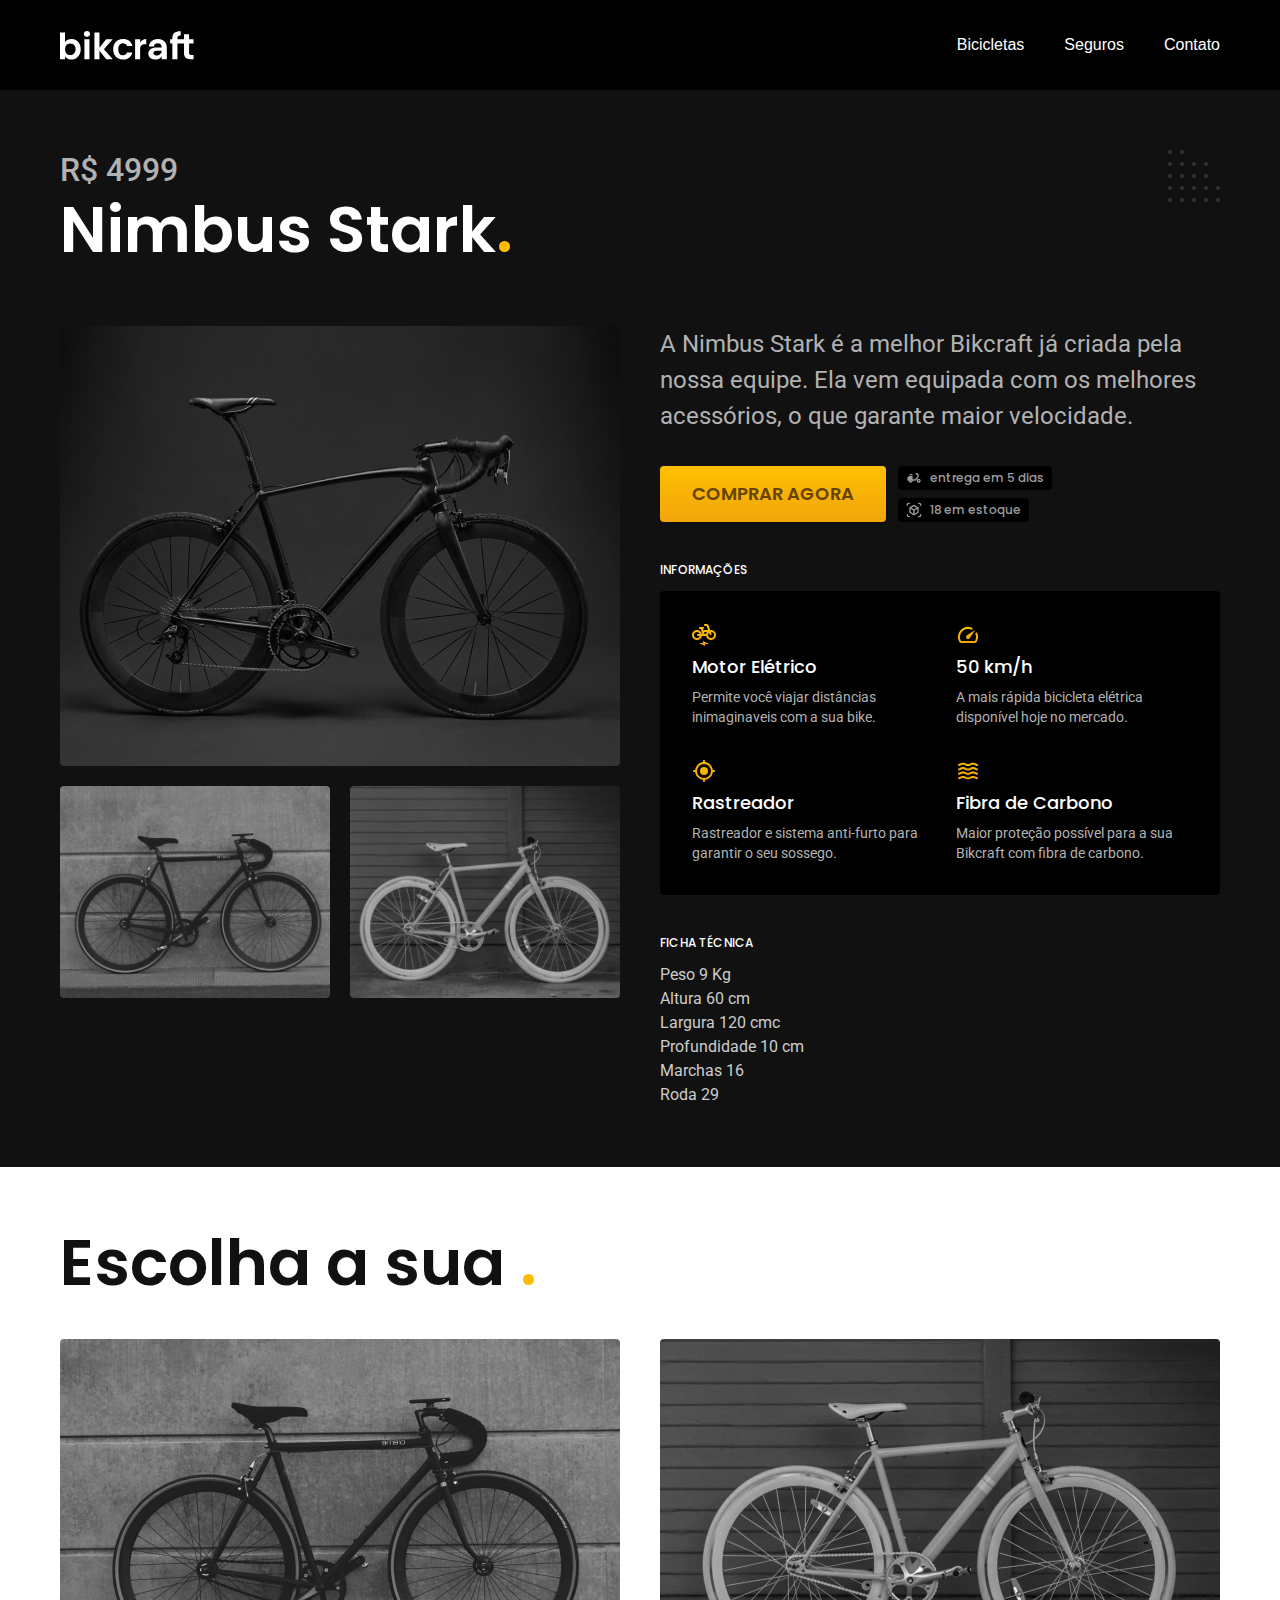
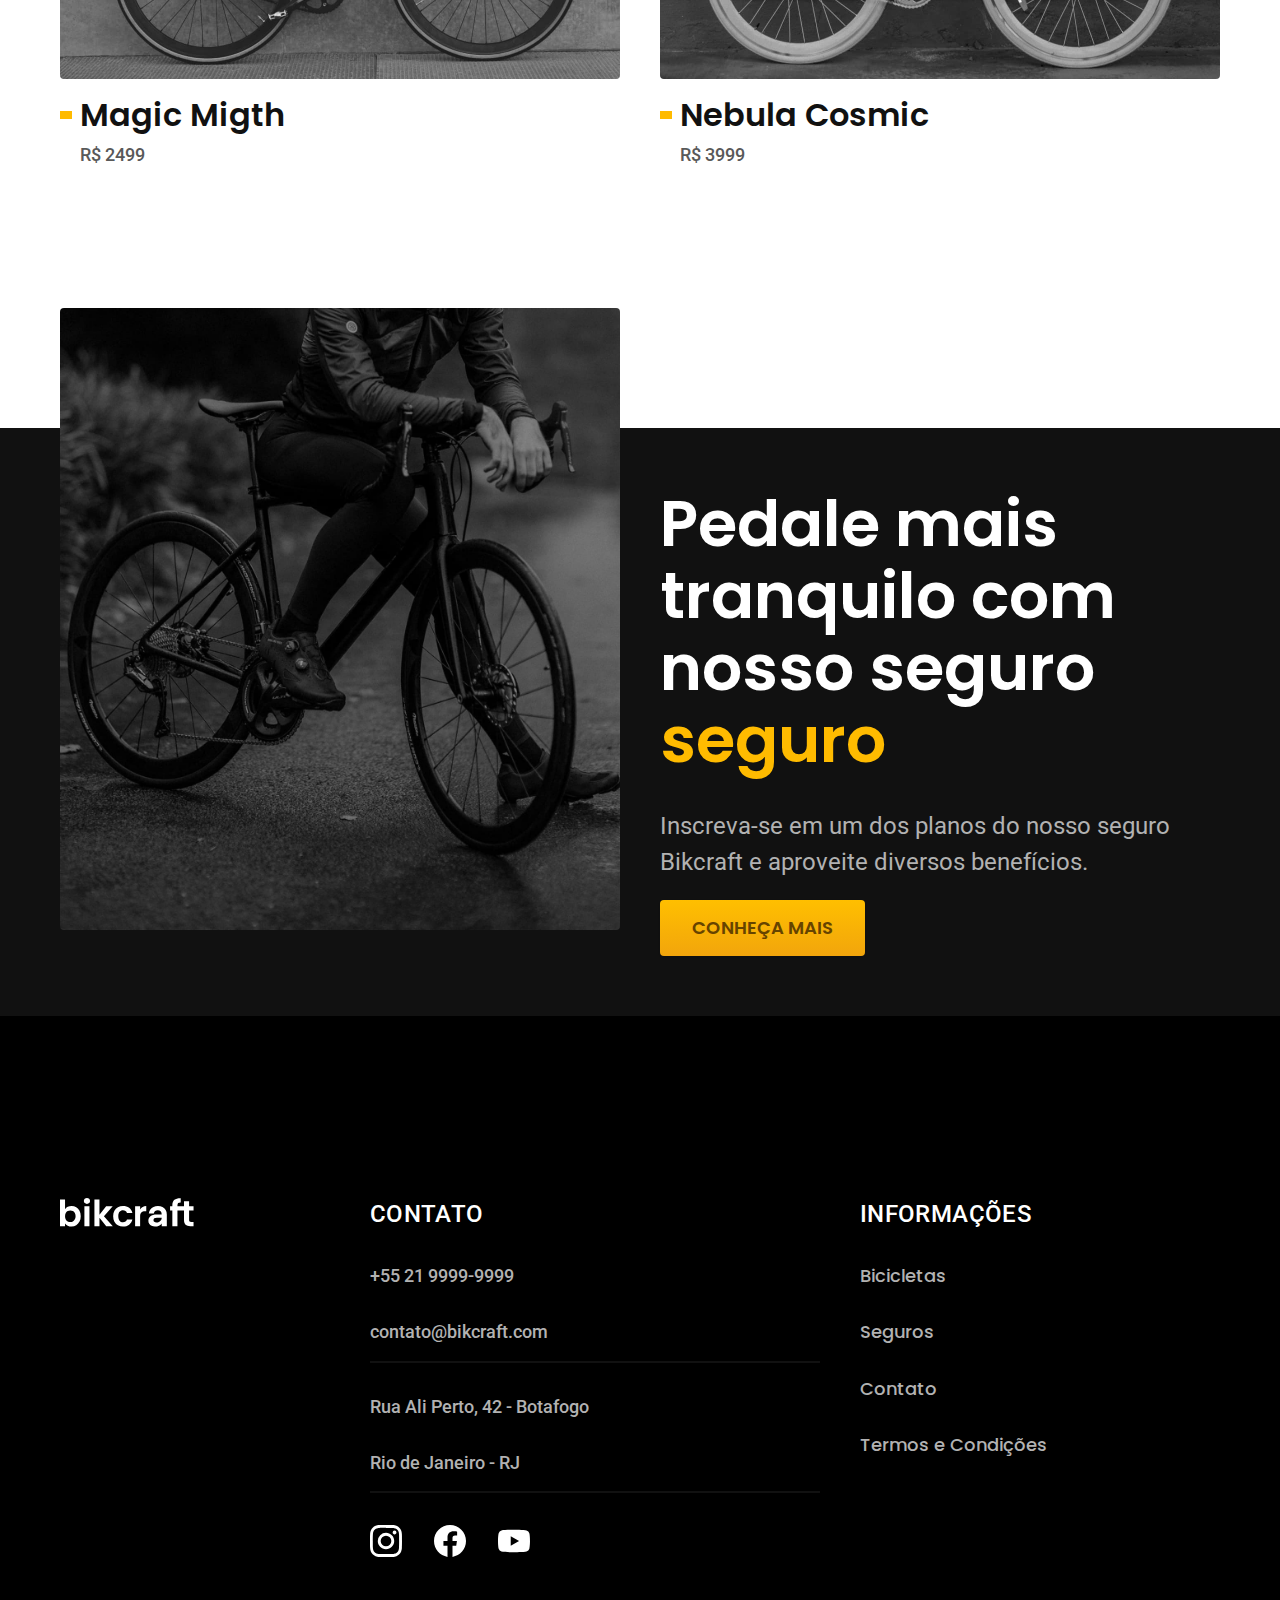
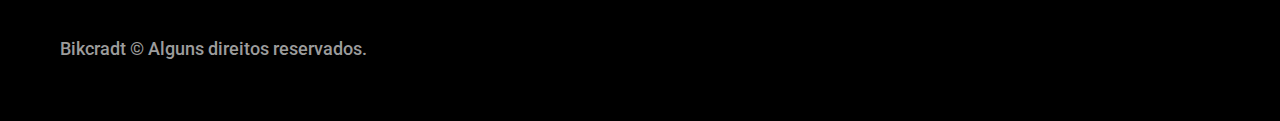
<file: bicicletas/nimbus.html>
<!DOCTYPE html>
<html lang="pt-br">

<head>
  <meta charset="UTF-8">
  <meta name="viewport" content="width=device-width, initial-scale=1.0">

  <title>Nimbus | Bikcraft</title>
  <meta name="description" content="Nimbus">

  
  <link rel="stylesheet" href="../css/style.css">

  <link rel="preconnect" href="https://fonts.googleapis.com">
  <link rel="preconnect" href="https://fonts.gstatic.com" crossorigin>
  <link href="https://fonts.googleapis.com/css2?family=Merriweather:ital,wght@1,900&family=Poppins:wght@400;600&family=Roboto:wght@400;500&display=swap" rel="stylesheet">
</head>

<body id="bicicleta">

  <header class="header-bg"> 
    <div class="header container">

      <a href="../">
        <img src="../img/bikcraft.svg" alt="Bikcraft">
      </a>
      
      <nav aria-label="primaria">
        <ul class="header-menu cor-0">
          <li><a href="../bicicletas.html">Bicicletas</a></li>
          <li><a href="../seguros.html">Seguros</a></li>
          <li><a href="../contato.html">Contato</a></li>
        </ul>
      </nav>

    </div>
  </header>

  <main class="titulo-bg">
    <div >
        <div class="titulo container">
            <p class="font-2-xl cor-5">R$ 4999</p>
            <h1 class="font-1-xxl cor-0">Nimbus Stark<span class="cor-p1">.</span></h1>
        </div>

      </div>
      <div class="bicicleta container">
        <div class="bicicleta-imagens">
          <img src="../img/bicicleta/nimbus1.jpg" alt="">
          <img src="../img/bicicleta/nimbus2.jpg" alt="">
          <img src="../img/bicicleta/nimbus3.jpg" alt="">
        </div>
        <div class="bicicleta-conteudo">
          <p class="font-2-l cor-5">A Nimbus Stark é a melhor Bikcraft já criada pela nossa equipe. Ela vem equipada com os melhores acessórios, o que garante maior velocidade.</p>
          <div class="bicicleta-comprar">
            <a class="botao" href="../orcamento.html?tipo=bickcraft&produto=nimbus">Comprar Agora</a>
            <span class="font-1-xs cor-6"><img src="../img/icones/entrega.svg" alt=""> entrega em 5 dias</span>
            <span class="font-1-xs cor-6"><img src="../img/icones/estoque.svg" alt=""> 18 em estoque</span>
          </div>
        
        <h2 class="font-1-xs cor-0">Informações</h2>
        <ul class="bicicleta-informacoes">
          <li>
            <img src="../img/icones/eletrica.svg" alt="">
            <h3 class="font-1-m cor-0">Motor Elétrico</h3>
            <p class="font-2-xs cor-5">Permite você viajar distâncias inimaginaveis com a sua bike.</p>
          </li>
          <li>
            <img src="../img/icones/velocidade.svg" alt="">
            <h3 class="font-1-m cor-0">50 km/h</h3>
            <p class="font-2-xs cor-5">A mais rápida bicicleta elétrica disponível hoje no mercado.</p>
          </li>
          <li>
            <img src="../img/icones/rastreador.svg" alt="">
            <h3 class="font-1-m cor-0">Rastreador</h3>
            <p class="font-2-xs cor-5">Rastreador e sistema anti-furto para garantir o seu sossego.</p>
          </li>
          <li>
            <img src="../img/icones/carbono.svg" alt="">
            <h3 class="font-1-m cor-0">Fibra de Carbono</h3>
            <p class="font-2-xs cor-5">Maior proteção possível para a sua Bikcraft com fibra de carbono.</p>
          </li>
        </ul>
        <h2 class="font-1-xs cor-0">Ficha Técnica</h2>
        <ul class="bicicletas-ficha font-2-s cor-4"> 
          <li>Peso <span>9 Kg</span></li>
          <li>Altura <span>60 cm</span></li>
          <li>Largura <span>120 cmc</span></li>
          <li>Profundidade <span>10 cm</span></li>
          <li>Marchas <span>16</span></li>
          <li>Roda <span>29</span></li>
          
        </ul>
      </div>  
    </div>
   
  </main>

  <article class="bicicletas-lista container">
    <h2 class="font-1-xxl">Escolha a sua <span class="cor-p1">.</span></h2>

    <ul>
      <li>
        <a href="./magic.html">
          <img src="../img/bicicletas/magic.jpg" alt="Bicicleta preta">
          <h3 class="font-1-xl">Magic Migth</h3>
          <span class="font-2-m cor-8">R$ 2499</span>
        </a>
      </li>
    
      <li>
        <a href="./nebula.html">
          <img src="../img/bicicletas/nebula.jpg" alt="Bicicleta preta">
          <h3 class="font-1-xl">Nebula Cosmic</h3>
          <span class="font-2-m cor-8">R$ 3999</span>
        </a>
      </li>
    </ul>
  </article>

  <article class="seguro-bg">
    <div class="seguro container">
      <div class="seguro-imagem">
        <img src="../img/fotos/seguros.jpg" alt="Pessoa parada em cima de uma bicicleta">
      </div>
      <div class="seguro-conteudo">
        <h2 class="font-1-xxl cor-0">Pedale mais tranquilo com nosso seguro <span class="cor-p1">seguro</span></h2>
        <p class="font-2-l cor-5">Inscreva-se em um dos planos do nosso seguro Bikcraft e aproveite diversos benefícios.</p>
        <a class="botao" href="../seguros.html">Conheça Mais</a>
      </div>
    </div>
  </article>

  <footer class="footer-bg">
    <div class="footer container">
      <img src="../img/bikcraft.svg" alt="Bickradt">
      <div class="footer-contato">
        <h3 class="font-2-l-b cor-0">Contato</h3>
        <ul class="font-2-m cor-5">
          <li><a href="tel:552199999999">+55 21 9999-9999</a></li>
          <li><a href="mailto:contato@bikcraft.com ">contato@bikcraft.com</a></li>
          <li>Rua Ali Perto, 42 - Botafogo</li>
          <li>Rio de Janeiro - RJ</li>
        </ul>
        <div class="footer-redes">
          <a href="">
            <img src="../img/redes/instagram.svg" alt="instagram">
          </a>
          <a href="">
            <img src="../img/redes/facebook.svg" alt="Facebook">
          </a>
          <a href="">
            <img src="../img/redes/youtube.svg" alt="Youtube">
          </a>
          

        </div>
        
      </div>
      <div class="footer-informacoes">
        <h3 class="font-2-l-b cor-0">Informações</h3>
        <nav>
          <ul class="font-1-m cor-5">
            <li><a href="../bicicletas.html">Bicicletas</a></li>
            <li><a href="../seguros.html">Seguros</a></li>
            <li><a href="../contato.html">Contato</a></li>
            <li><a href="../termos.html">Termos e Condições</a></li>
          </ul>
        </nav>

      </div>
      <p class="footer-copy font-2-m cor-6">Bikcradt © Alguns direitos reservados.</p>
    </div>

  </footer>
<script src="../js/script.js"></script> 
</body>

</html>
</file>
<file: css/style.css>
@import "./global/global.css";
@import "./utilidades/tipografia.css";
@import "./utilidades/cores.css";
@import "./global/header.css";
@import"./global/footer.css";


/* Utilidades */
@import "./utilidades/componentes.css";
@import "./utilidades/formulario.css";



/* Home */
@import "./home/introducao.css";
@import "./home/tecnologia.css";
@import "./home/parceiros.css";
@import "./home/depoimento.css";


/* Bicicletas */
@import "./bicicletas/bicicletas-listas.css";
@import "./bicicletas/bicicletas.css";

/* Bicicleta */
@import "./bicicleta/bicicleta.css";
@import "./bicicleta/seguro.css";


/* Seguros */
@import "./seguros/seguros.css";
@import "./seguros/vantagens.css";
@import "./seguros/perguntas.css";


/*Contato*/
@import "./contato/contato.css";
@import "./contato/lojas.css";

/*Oeçamento*/
@import "./orcamento/orcamento.css";

/* termos */

@import "./termos/termos.css";
</file>
